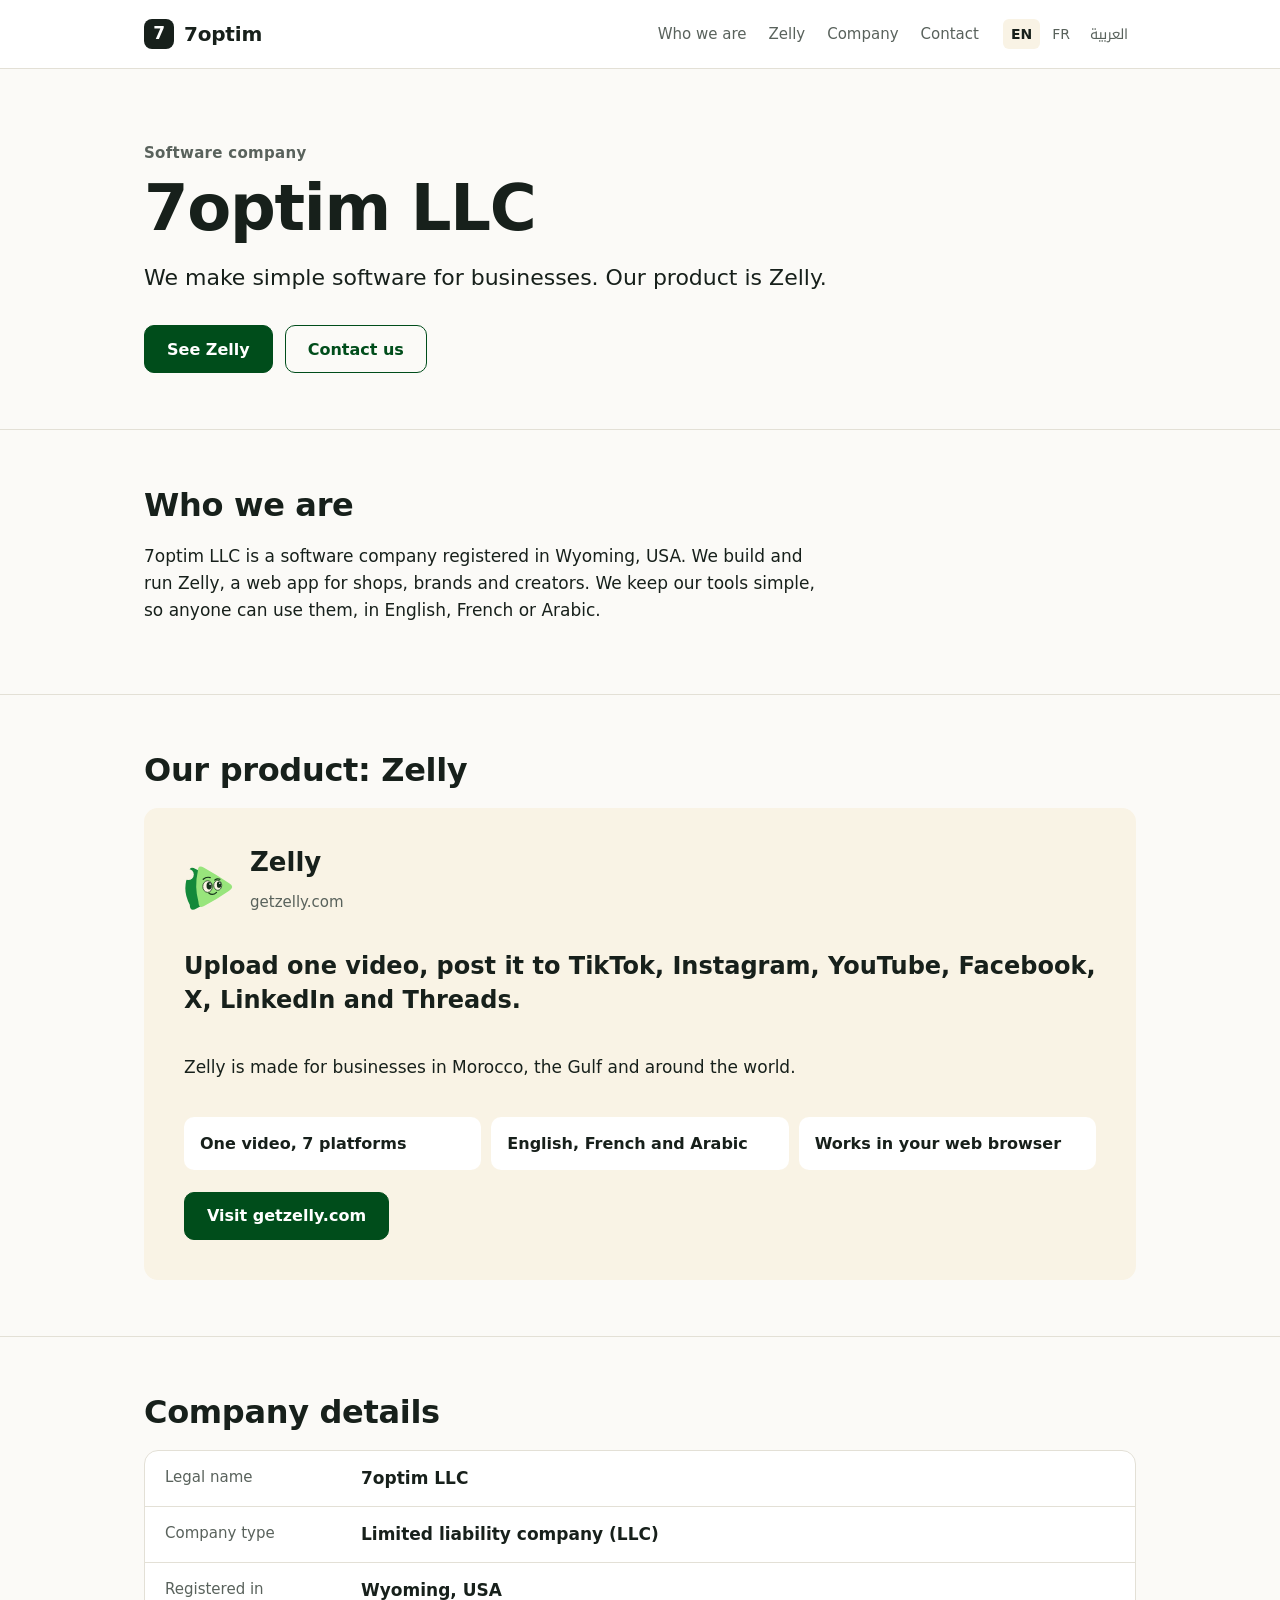
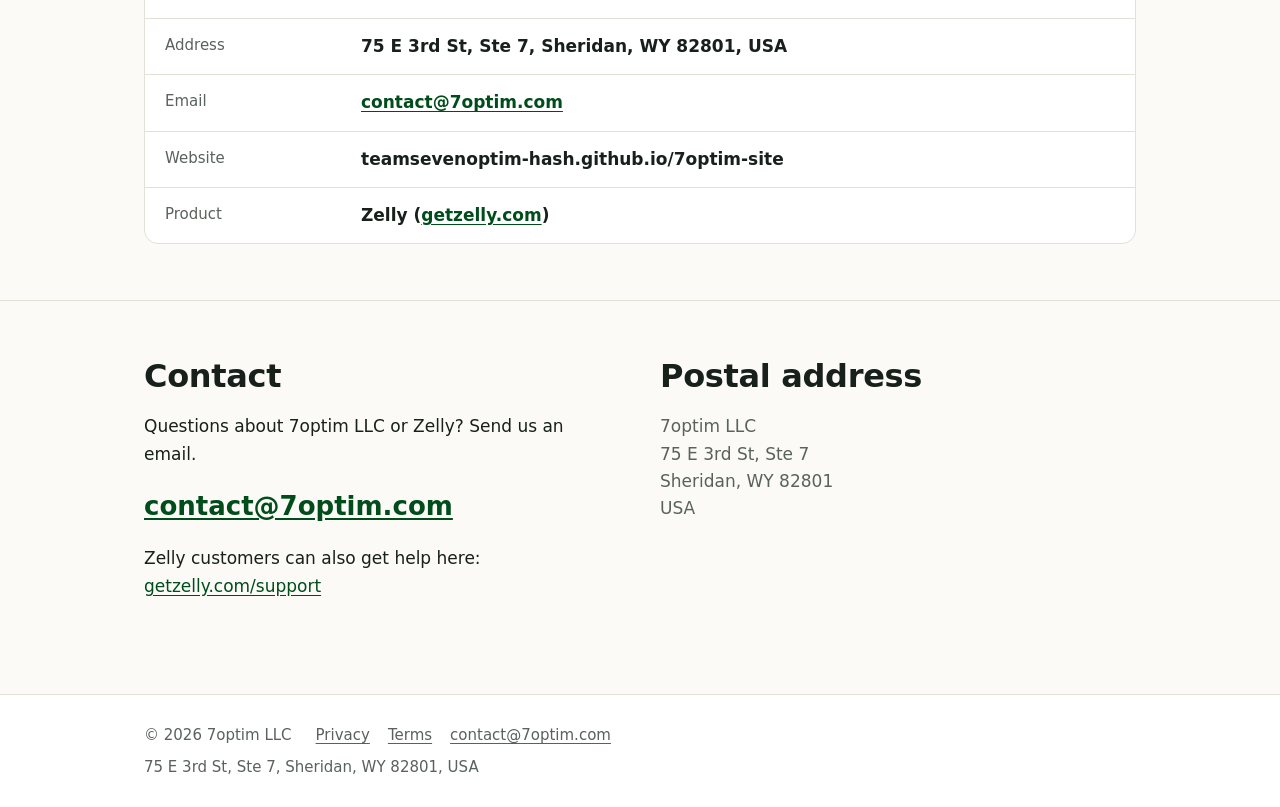
<file: index.html>
<!doctype html>
<html lang="en" dir="ltr">
<head>
<meta charset="utf-8">
<meta name="viewport" content="width=device-width, initial-scale=1">
<meta http-equiv="Content-Security-Policy" content="default-src 'none'; style-src 'self'; img-src 'self'; font-src 'self'; base-uri 'none'; form-action 'none'">
<title>7optim LLC: software company, maker of Zelly</title>
<meta name="description" content="7optim LLC is a software company. We make Zelly: upload one video, post it to TikTok, Instagram, YouTube, Facebook, X, LinkedIn and Threads.">
<link rel="canonical" href="https://teamsevenoptim-hash.github.io/7optim-site/">
<link rel="alternate" hreflang="en" href="https://teamsevenoptim-hash.github.io/7optim-site/">
<link rel="alternate" hreflang="fr" href="https://teamsevenoptim-hash.github.io/7optim-site/fr/">
<link rel="alternate" hreflang="ar" href="https://teamsevenoptim-hash.github.io/7optim-site/ar/">
<link rel="alternate" hreflang="x-default" href="https://teamsevenoptim-hash.github.io/7optim-site/">
<meta property="og:type" content="website">
<meta property="og:site_name" content="7optim LLC">
<meta property="og:title" content="7optim LLC: software company, maker of Zelly">
<meta property="og:description" content="7optim LLC is a software company. We make Zelly: upload one video, post it to TikTok, Instagram, YouTube, Facebook, X, LinkedIn and Threads.">
<meta property="og:url" content="https://teamsevenoptim-hash.github.io/7optim-site/">
<link rel="icon" href="./assets/favicon.svg" type="image/svg+xml">
<link rel="stylesheet" href="./assets/site.css">
</head>
<body>
<a class="skip" href="#main">Skip to content</a>
<header class="top"><div class="wrap">
<a class="brand" href="./" aria-label="7optim LLC"><span class="brand-mark" aria-hidden="true">7</span><span class="ltr">7optim</span></a>
<nav class="nav" aria-label="Company"><a href="#about">Who we are</a><a href="#zelly">Zelly</a><a href="#company">Company</a><a href="#contact">Contact</a></nav>
<nav class="langs" aria-label="Language"><a href="./" hreflang="en" lang="en" aria-current="true">EN</a><a href="./fr/" hreflang="fr" lang="fr">FR</a><a href="./ar/" hreflang="ar" lang="ar">العربية</a></nav>
</div></header>
<main id="main">
<section class="hero"><div class="wrap">
<p class="eyebrow">Software company</p>
<h1><span class="ltr">7optim LLC</span></h1>
<p class="lead">We make simple software for businesses. Our product is Zelly.</p>
<div class="actions"><a class="btn btn-main" href="#zelly">See Zelly</a><a class="btn btn-line" href="#contact">Contact us</a></div>
</div></section>

<section class="section" id="about"><div class="wrap">
<h2>Who we are</h2>
<p>7optim LLC is a software company registered in Wyoming, USA. We build and run Zelly, a web app for shops, brands and creators. We keep our tools simple, so anyone can use them, in English, French or Arabic.</p>
</div></section>

<section class="section" id="zelly"><div class="wrap">
<h2>Our product: Zelly</h2>
<div class="product">
<div class="product-head"><img src="./assets/zelly-mark.svg" width="52" height="52" alt=""><div><p class="product-name">Zelly</p><p class="product-url"><span class="ltr">getzelly.com</span></p></div></div>
<p class="product-line">Upload one video, post it to TikTok, Instagram, YouTube, Facebook, X, LinkedIn and Threads.</p>
<p>Zelly is made for businesses in Morocco, the Gulf and around the world.</p>
<ul class="points"><li>One video, 7 platforms</li><li>English, French and Arabic</li><li>Works in your web browser</li></ul>
<div><a class="btn btn-main" href="https://getzelly.com/en" rel="noopener">Visit getzelly.com</a></div>
</div>
</div></section>

<section class="section" id="company"><div class="wrap">
<h2>Company details</h2>
<dl class="facts"><div><dt>Legal name</dt><dd>7optim LLC</dd></div><div><dt>Company type</dt><dd>Limited liability company (LLC)</dd></div><div><dt>Registered in</dt><dd>Wyoming, USA</dd></div><div><dt>Address</dt><dd>75 E 3rd St, Ste 7, Sheridan, WY 82801, USA</dd></div><div><dt>Email</dt><dd><a href="mailto:contact@7optim.com">contact@7optim.com</a></dd></div><div><dt>Website</dt><dd>teamsevenoptim-hash.github.io/7optim-site</dd></div><div><dt>Product</dt><dd>Zelly (<a href="https://getzelly.com/en" rel="noopener">getzelly.com</a>)</dd></div></dl>
</div></section>

<section class="section" id="contact"><div class="wrap cols">
<div>
<h2>Contact</h2>
<p>Questions about 7optim LLC or Zelly? Send us an email.</p>
<a class="mail ltr" href="mailto:contact@7optim.com">contact@7optim.com</a>
<p>Zelly customers can also get help here: <a href="https://getzelly.com/en/support" rel="noopener">getzelly.com/support</a></p>
</div>
<div>
<h2>Postal address</h2>
<address class="ltr">7optim LLC<br>75 E 3rd St, Ste 7<br>Sheridan, WY 82801<br>USA</address>
</div>
</div></section>
</main>
<footer class="foot"><div class="wrap">
<span>© 2026 <span class="ltr">7optim LLC</span></span>
<nav aria-label="Legal"><a href="./privacy/">Privacy</a><a href="./terms/">Terms</a><a href="mailto:contact@7optim.com"><span class="ltr">contact@7optim.com</span></a></nav>
<span class="addr"><span class="ltr">75 E 3rd St, Ste 7, Sheridan, WY 82801, USA</span></span>
</div></footer>
</body>
</html>
</file>
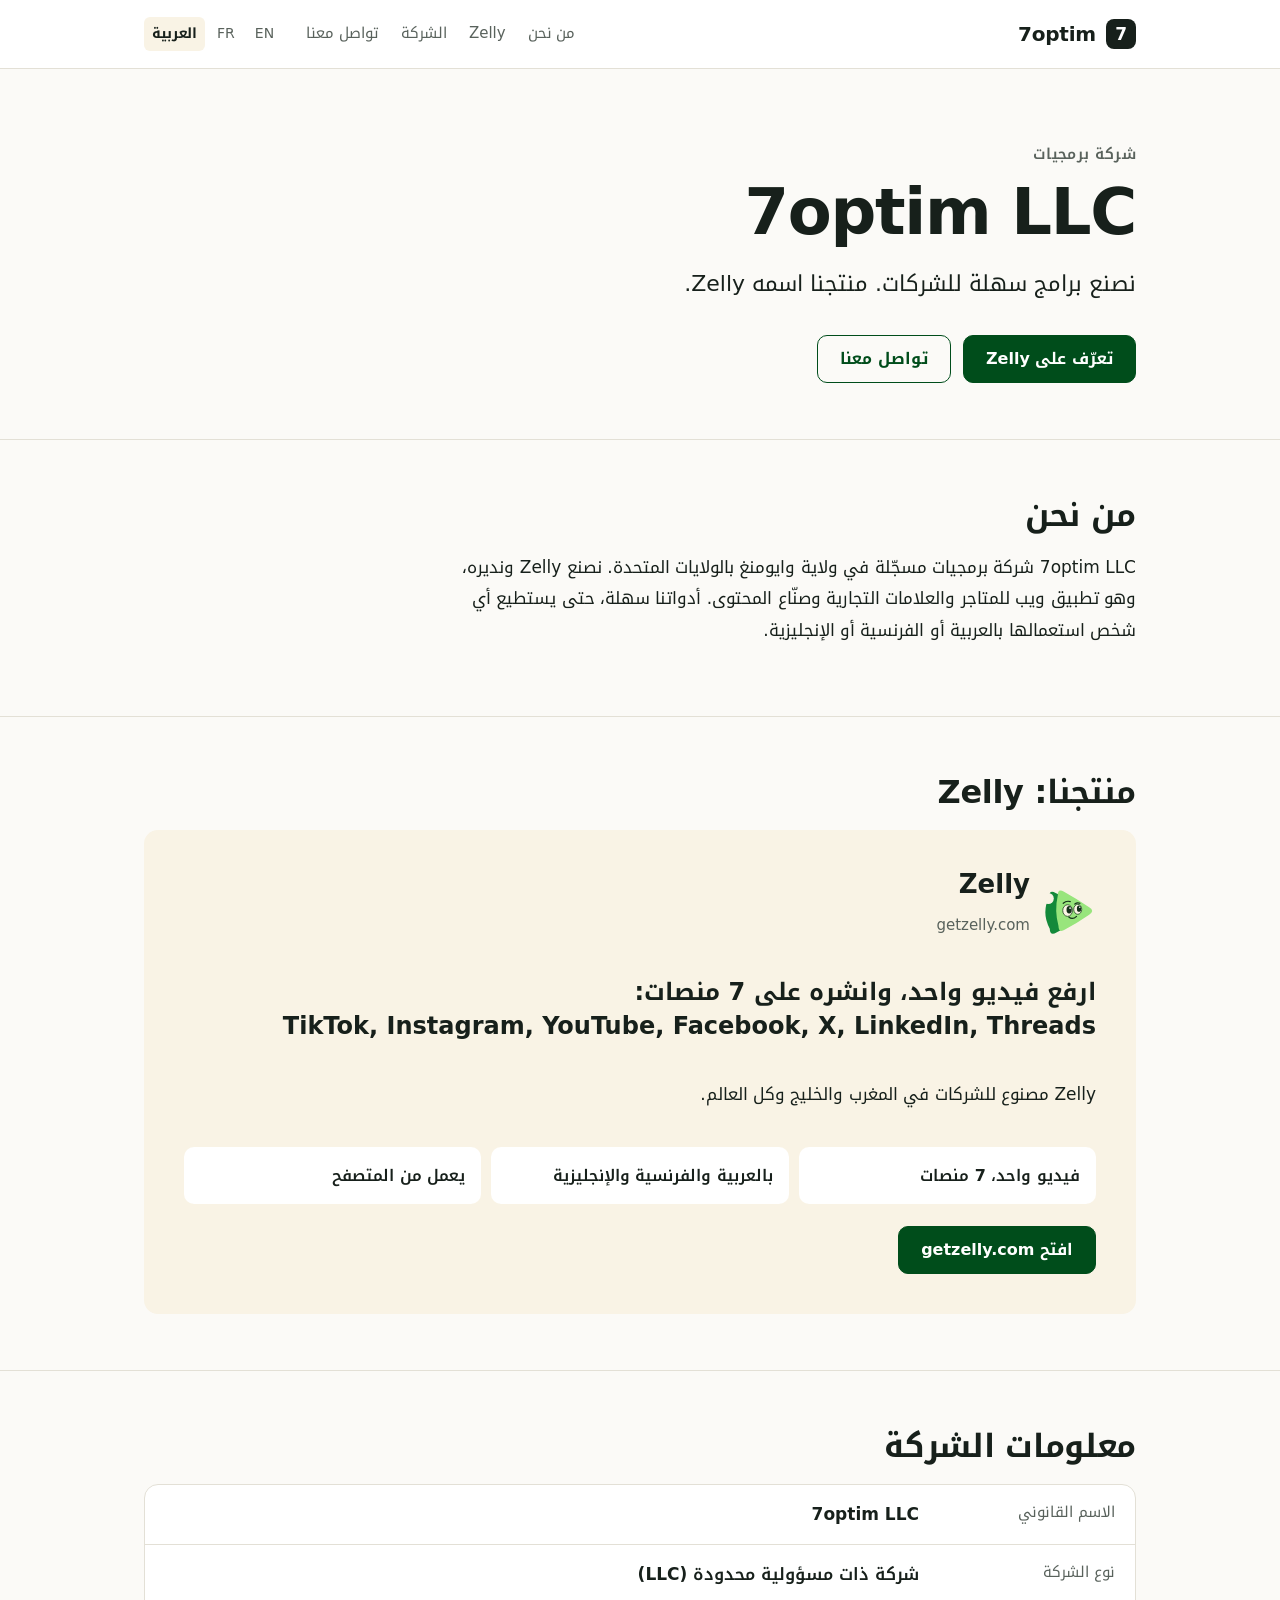
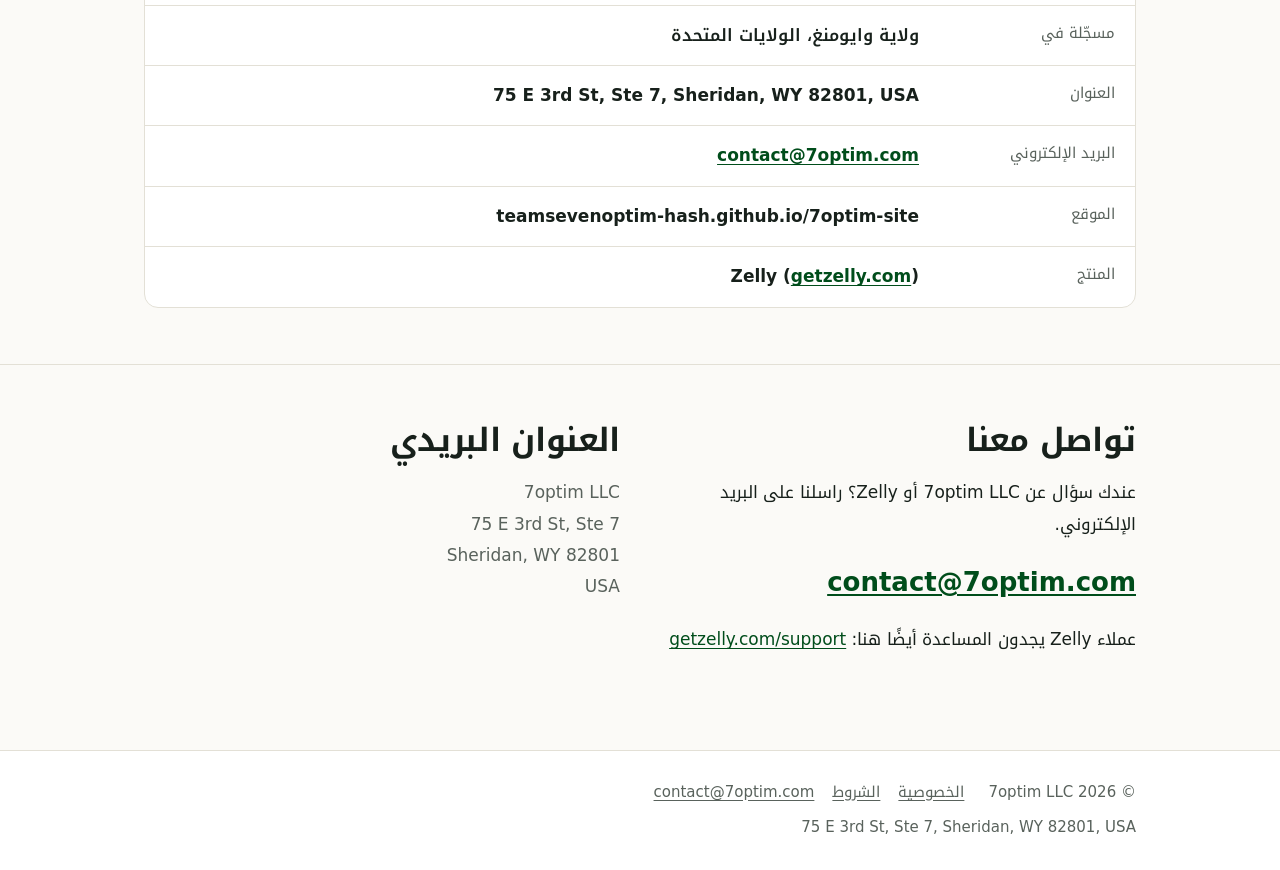
<file: ar/index.html>
<!doctype html>
<html lang="ar" dir="rtl">
<head>
<meta charset="utf-8">
<meta name="viewport" content="width=device-width, initial-scale=1">
<meta http-equiv="Content-Security-Policy" content="default-src 'none'; style-src 'self'; img-src 'self'; font-src 'self'; base-uri 'none'; form-action 'none'">
<title>7optim LLC: شركة برمجيات، صانعة Zelly</title>
<meta name="description" content="7optim LLC شركة برمجيات. نصنع Zelly: ارفع فيديو واحد، وانشره على 7 منصات: TikTok, Instagram, YouTube, Facebook, X, LinkedIn, Threads.">
<link rel="canonical" href="https://teamsevenoptim-hash.github.io/7optim-site/ar/">
<link rel="alternate" hreflang="en" href="https://teamsevenoptim-hash.github.io/7optim-site/">
<link rel="alternate" hreflang="fr" href="https://teamsevenoptim-hash.github.io/7optim-site/fr/">
<link rel="alternate" hreflang="ar" href="https://teamsevenoptim-hash.github.io/7optim-site/ar/">
<link rel="alternate" hreflang="x-default" href="https://teamsevenoptim-hash.github.io/7optim-site/">
<meta property="og:type" content="website">
<meta property="og:site_name" content="7optim LLC">
<meta property="og:title" content="7optim LLC: شركة برمجيات، صانعة Zelly">
<meta property="og:description" content="7optim LLC شركة برمجيات. نصنع Zelly: ارفع فيديو واحد، وانشره على 7 منصات: TikTok, Instagram, YouTube, Facebook, X, LinkedIn, Threads.">
<meta property="og:url" content="https://teamsevenoptim-hash.github.io/7optim-site/ar/">
<link rel="icon" href="../assets/favicon.svg" type="image/svg+xml">
<link rel="stylesheet" href="../assets/site.css">
</head>
<body>
<a class="skip" href="#main">انتقل إلى المحتوى</a>
<header class="top"><div class="wrap">
<a class="brand" href="../ar/" aria-label="7optim LLC"><span class="brand-mark" aria-hidden="true">7</span><span class="ltr">7optim</span></a>
<nav class="nav" aria-label="الشركة"><a href="#about">من نحن</a><a href="#zelly">Zelly</a><a href="#company">الشركة</a><a href="#contact">تواصل معنا</a></nav>
<nav class="langs" aria-label="Language"><a href="../" hreflang="en" lang="en">EN</a><a href="../fr/" hreflang="fr" lang="fr">FR</a><a href="../ar/" hreflang="ar" lang="ar" aria-current="true">العربية</a></nav>
</div></header>
<main id="main">
<section class="hero"><div class="wrap">
<p class="eyebrow">شركة برمجيات</p>
<h1><span class="ltr">7optim LLC</span></h1>
<p class="lead">نصنع برامج سهلة للشركات. منتجنا اسمه Zelly.</p>
<div class="actions"><a class="btn btn-main" href="#zelly">تعرّف على Zelly</a><a class="btn btn-line" href="#contact">تواصل معنا</a></div>
</div></section>

<section class="section" id="about"><div class="wrap">
<h2>من نحن</h2>
<p><span class="ltr">7optim LLC</span> شركة برمجيات مسجّلة في ولاية وايومنغ بالولايات المتحدة. نصنع Zelly ونديره، وهو تطبيق ويب للمتاجر والعلامات التجارية وصنّاع المحتوى. أدواتنا سهلة، حتى يستطيع أي شخص استعمالها بالعربية أو الفرنسية أو الإنجليزية.</p>
</div></section>

<section class="section" id="zelly"><div class="wrap">
<h2>منتجنا: Zelly</h2>
<div class="product">
<div class="product-head"><img src="../assets/zelly-mark.svg" width="52" height="52" alt=""><div><p class="product-name">Zelly</p><p class="product-url"><span class="ltr">getzelly.com</span></p></div></div>
<p class="product-line">ارفع فيديو واحد، وانشره على 7 منصات:<br><span class="ltr">TikTok, Instagram, YouTube, Facebook, X, LinkedIn, Threads</span></p>
<p>Zelly مصنوع للشركات في المغرب والخليج وكل العالم.</p>
<ul class="points"><li>فيديو واحد، 7 منصات</li><li>بالعربية والفرنسية والإنجليزية</li><li>يعمل من المتصفح</li></ul>
<div><a class="btn btn-main" href="https://getzelly.com/" rel="noopener">افتح getzelly.com</a></div>
</div>
</div></section>

<section class="section" id="company"><div class="wrap">
<h2>معلومات الشركة</h2>
<dl class="facts"><div><dt>الاسم القانوني</dt><dd><span class="ltr">7optim LLC</span></dd></div><div><dt>نوع الشركة</dt><dd>شركة ذات مسؤولية محدودة (<span class="ltr">LLC</span>)</dd></div><div><dt>مسجّلة في</dt><dd>ولاية وايومنغ، الولايات المتحدة</dd></div><div><dt>العنوان</dt><dd><span class="ltr">75 E 3rd St, Ste 7, Sheridan, WY 82801, USA</span></dd></div><div><dt>البريد الإلكتروني</dt><dd><span class="ltr"><a href="mailto:contact@7optim.com">contact@7optim.com</a></span></dd></div><div><dt>الموقع</dt><dd><span class="ltr">teamsevenoptim-hash.github.io/7optim-site</span></dd></div><div><dt>المنتج</dt><dd>Zelly (<a href="https://getzelly.com/" rel="noopener">getzelly.com</a>)</dd></div></dl>
</div></section>

<section class="section" id="contact"><div class="wrap cols">
<div>
<h2>تواصل معنا</h2>
<p>عندك سؤال عن <span class="ltr">7optim LLC</span> أو Zelly؟ راسلنا على البريد الإلكتروني.</p>
<a class="mail ltr" href="mailto:contact@7optim.com">contact@7optim.com</a>
<p>عملاء Zelly يجدون المساعدة أيضًا هنا: <a href="https://getzelly.com/support" rel="noopener"><span class="ltr">getzelly.com/support</span></a></p>
</div>
<div>
<h2>العنوان البريدي</h2>
<address class="ltr">7optim LLC<br>75 E 3rd St, Ste 7<br>Sheridan, WY 82801<br>USA</address>
</div>
</div></section>
</main>
<footer class="foot"><div class="wrap">
<span>© 2026 <span class="ltr">7optim LLC</span></span>
<nav aria-label="Legal"><a href="../ar/privacy/">الخصوصية</a><a href="../ar/terms/">الشروط</a><a href="mailto:contact@7optim.com"><span class="ltr">contact@7optim.com</span></a></nav>
<span class="addr"><span class="ltr">75 E 3rd St, Ste 7, Sheridan, WY 82801, USA</span></span>
</div></footer>
</body>
</html>
</file>
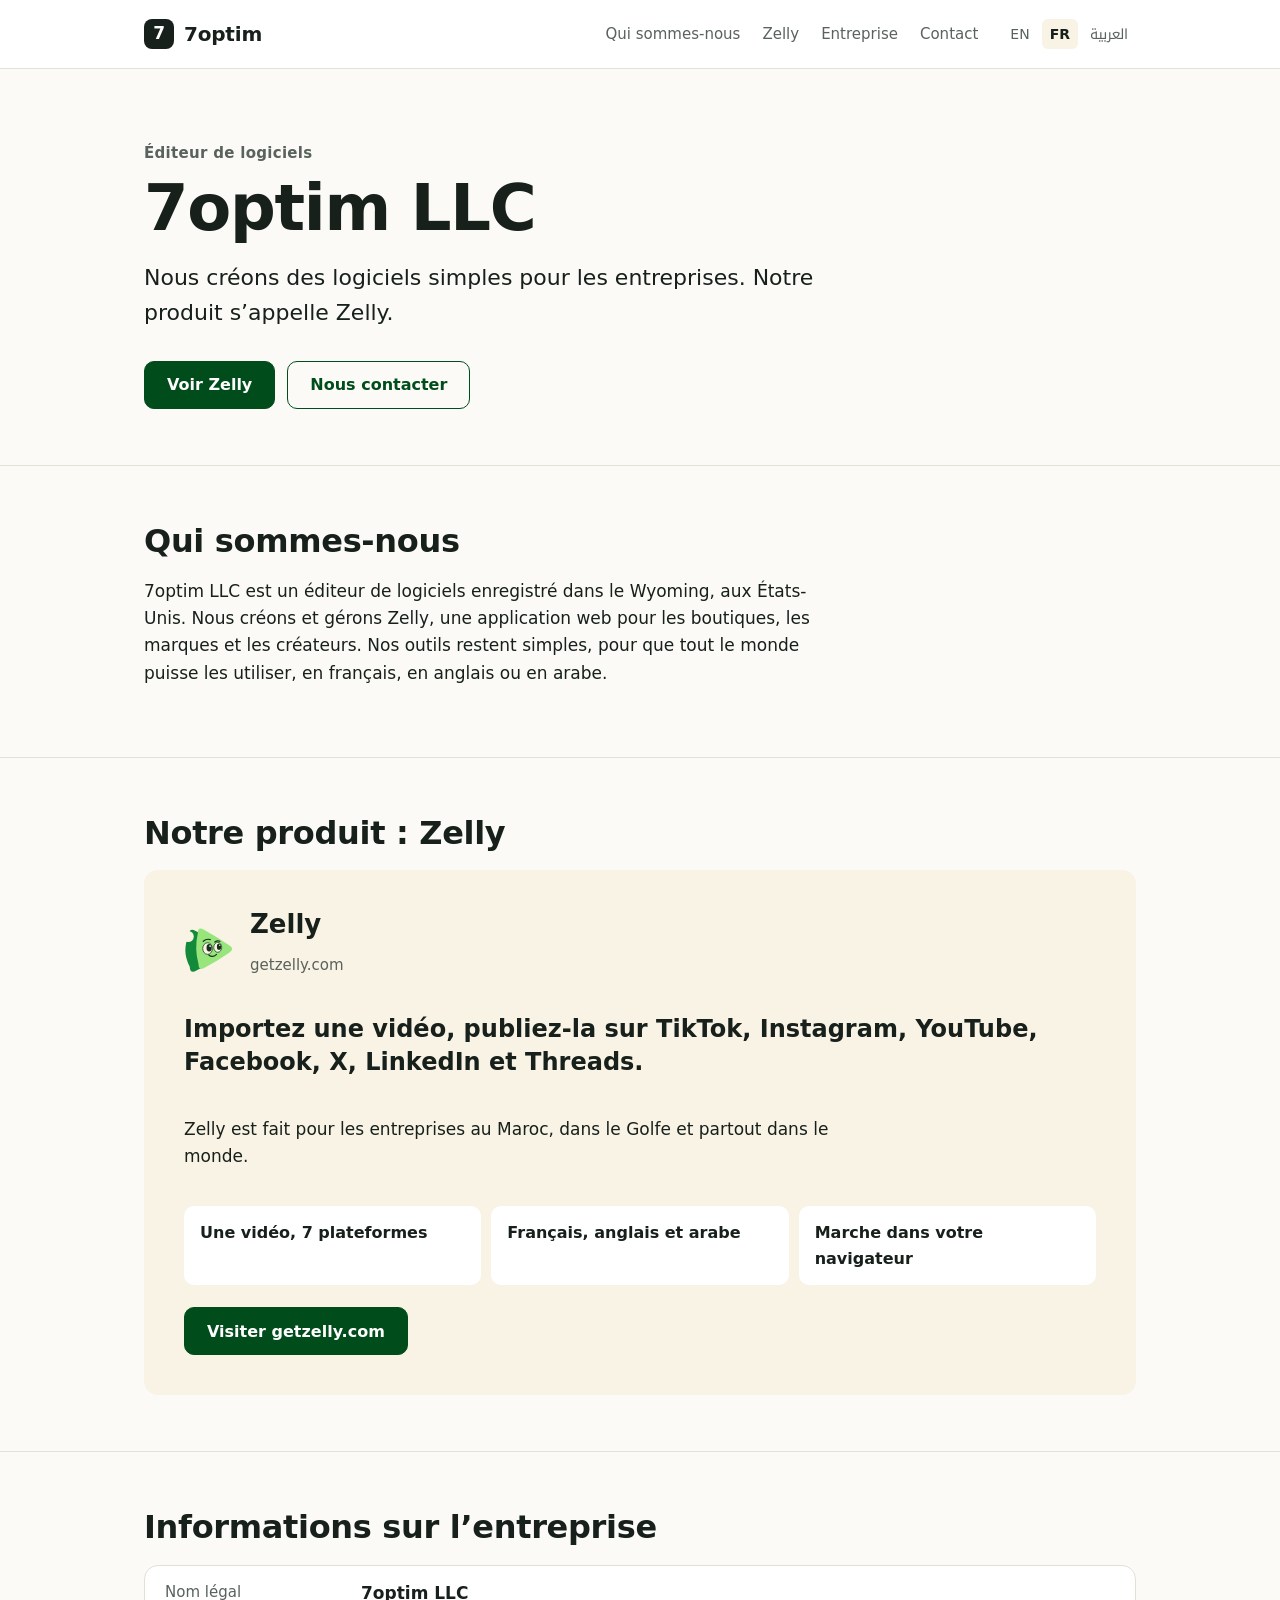
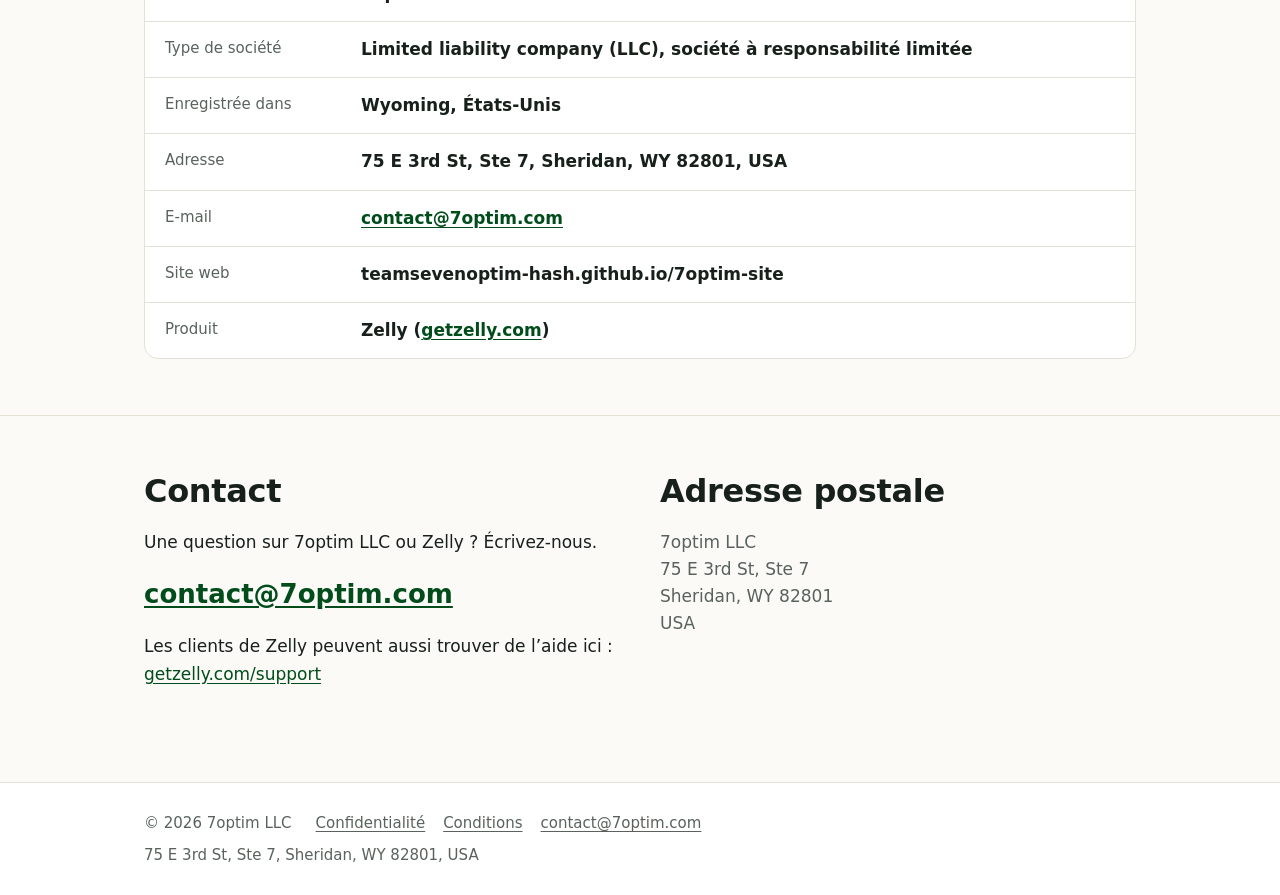
<file: fr/index.html>
<!doctype html>
<html lang="fr" dir="ltr">
<head>
<meta charset="utf-8">
<meta name="viewport" content="width=device-width, initial-scale=1">
<meta http-equiv="Content-Security-Policy" content="default-src 'none'; style-src 'self'; img-src 'self'; font-src 'self'; base-uri 'none'; form-action 'none'">
<title>7optim LLC : éditeur de logiciels, créateur de Zelly</title>
<meta name="description" content="7optim LLC est un éditeur de logiciels. Nous créons Zelly : importez une vidéo, publiez-la sur TikTok, Instagram, YouTube, Facebook, X, LinkedIn et Threads.">
<link rel="canonical" href="https://teamsevenoptim-hash.github.io/7optim-site/fr/">
<link rel="alternate" hreflang="en" href="https://teamsevenoptim-hash.github.io/7optim-site/">
<link rel="alternate" hreflang="fr" href="https://teamsevenoptim-hash.github.io/7optim-site/fr/">
<link rel="alternate" hreflang="ar" href="https://teamsevenoptim-hash.github.io/7optim-site/ar/">
<link rel="alternate" hreflang="x-default" href="https://teamsevenoptim-hash.github.io/7optim-site/">
<meta property="og:type" content="website">
<meta property="og:site_name" content="7optim LLC">
<meta property="og:title" content="7optim LLC : éditeur de logiciels, créateur de Zelly">
<meta property="og:description" content="7optim LLC est un éditeur de logiciels. Nous créons Zelly : importez une vidéo, publiez-la sur TikTok, Instagram, YouTube, Facebook, X, LinkedIn et Threads.">
<meta property="og:url" content="https://teamsevenoptim-hash.github.io/7optim-site/fr/">
<link rel="icon" href="../assets/favicon.svg" type="image/svg+xml">
<link rel="stylesheet" href="../assets/site.css">
</head>
<body>
<a class="skip" href="#main">Aller au contenu</a>
<header class="top"><div class="wrap">
<a class="brand" href="../fr/" aria-label="7optim LLC"><span class="brand-mark" aria-hidden="true">7</span><span class="ltr">7optim</span></a>
<nav class="nav" aria-label="Entreprise"><a href="#about">Qui sommes-nous</a><a href="#zelly">Zelly</a><a href="#company">Entreprise</a><a href="#contact">Contact</a></nav>
<nav class="langs" aria-label="Language"><a href="../" hreflang="en" lang="en">EN</a><a href="../fr/" hreflang="fr" lang="fr" aria-current="true">FR</a><a href="../ar/" hreflang="ar" lang="ar">العربية</a></nav>
</div></header>
<main id="main">
<section class="hero"><div class="wrap">
<p class="eyebrow">Éditeur de logiciels</p>
<h1><span class="ltr">7optim LLC</span></h1>
<p class="lead">Nous créons des logiciels simples pour les entreprises. Notre produit s’appelle Zelly.</p>
<div class="actions"><a class="btn btn-main" href="#zelly">Voir Zelly</a><a class="btn btn-line" href="#contact">Nous contacter</a></div>
</div></section>

<section class="section" id="about"><div class="wrap">
<h2>Qui sommes-nous</h2>
<p>7optim LLC est un éditeur de logiciels enregistré dans le Wyoming, aux États-Unis. Nous créons et gérons Zelly, une application web pour les boutiques, les marques et les créateurs. Nos outils restent simples, pour que tout le monde puisse les utiliser, en français, en anglais ou en arabe.</p>
</div></section>

<section class="section" id="zelly"><div class="wrap">
<h2>Notre produit : Zelly</h2>
<div class="product">
<div class="product-head"><img src="../assets/zelly-mark.svg" width="52" height="52" alt=""><div><p class="product-name">Zelly</p><p class="product-url"><span class="ltr">getzelly.com</span></p></div></div>
<p class="product-line">Importez une vidéo, publiez-la sur TikTok, Instagram, YouTube, Facebook, X, LinkedIn et Threads.</p>
<p>Zelly est fait pour les entreprises au Maroc, dans le Golfe et partout dans le monde.</p>
<ul class="points"><li>Une vidéo, 7 plateformes</li><li>Français, anglais et arabe</li><li>Marche dans votre navigateur</li></ul>
<div><a class="btn btn-main" href="https://getzelly.com/fr" rel="noopener">Visiter getzelly.com</a></div>
</div>
</div></section>

<section class="section" id="company"><div class="wrap">
<h2>Informations sur l’entreprise</h2>
<dl class="facts"><div><dt>Nom légal</dt><dd>7optim LLC</dd></div><div><dt>Type de société</dt><dd>Limited liability company (LLC), société à responsabilité limitée</dd></div><div><dt>Enregistrée dans</dt><dd>Wyoming, États-Unis</dd></div><div><dt>Adresse</dt><dd>75 E 3rd St, Ste 7, Sheridan, WY 82801, USA</dd></div><div><dt>E-mail</dt><dd><a href="mailto:contact@7optim.com">contact@7optim.com</a></dd></div><div><dt>Site web</dt><dd>teamsevenoptim-hash.github.io/7optim-site</dd></div><div><dt>Produit</dt><dd>Zelly (<a href="https://getzelly.com/fr" rel="noopener">getzelly.com</a>)</dd></div></dl>
</div></section>

<section class="section" id="contact"><div class="wrap cols">
<div>
<h2>Contact</h2>
<p>Une question sur 7optim LLC ou Zelly ? Écrivez-nous.</p>
<a class="mail ltr" href="mailto:contact@7optim.com">contact@7optim.com</a>
<p>Les clients de Zelly peuvent aussi trouver de l’aide ici : <a href="https://getzelly.com/fr/support" rel="noopener">getzelly.com/support</a></p>
</div>
<div>
<h2>Adresse postale</h2>
<address class="ltr">7optim LLC<br>75 E 3rd St, Ste 7<br>Sheridan, WY 82801<br>USA</address>
</div>
</div></section>
</main>
<footer class="foot"><div class="wrap">
<span>© 2026 <span class="ltr">7optim LLC</span></span>
<nav aria-label="Legal"><a href="../fr/privacy/">Confidentialité</a><a href="../fr/terms/">Conditions</a><a href="mailto:contact@7optim.com"><span class="ltr">contact@7optim.com</span></a></nav>
<span class="addr"><span class="ltr">75 E 3rd St, Ste 7, Sheridan, WY 82801, USA</span></span>
</div></footer>
</body>
</html>
</file>
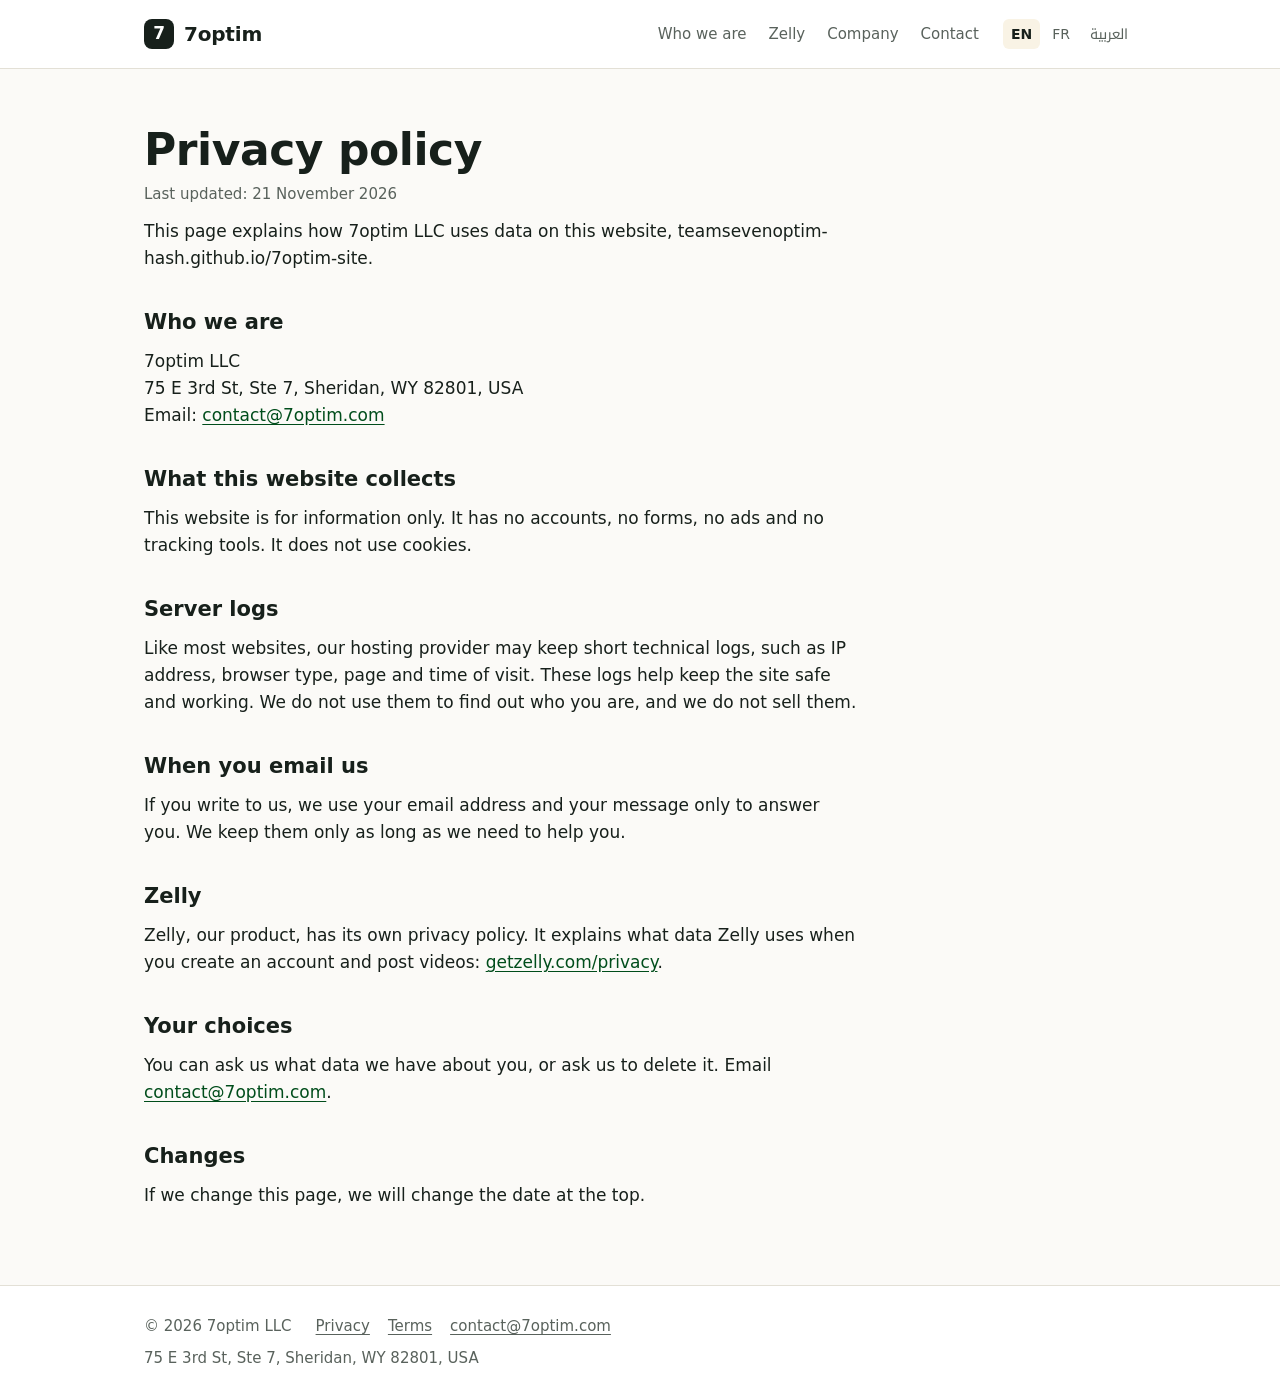
<file: privacy/index.html>
<!doctype html>
<html lang="en" dir="ltr">
<head>
<meta charset="utf-8">
<meta name="viewport" content="width=device-width, initial-scale=1">
<meta http-equiv="Content-Security-Policy" content="default-src 'none'; style-src 'self'; img-src 'self'; font-src 'self'; base-uri 'none'; form-action 'none'">
<title>Privacy policy | 7optim LLC</title>
<meta name="description" content="How 7optim LLC uses data on teamsevenoptim-hash.github.io/7optim-site.">
<link rel="canonical" href="https://teamsevenoptim-hash.github.io/7optim-site/privacy/">
<link rel="alternate" hreflang="en" href="https://teamsevenoptim-hash.github.io/7optim-site/privacy/">
<link rel="alternate" hreflang="fr" href="https://teamsevenoptim-hash.github.io/7optim-site/fr/privacy/">
<link rel="alternate" hreflang="ar" href="https://teamsevenoptim-hash.github.io/7optim-site/ar/privacy/">
<link rel="alternate" hreflang="x-default" href="https://teamsevenoptim-hash.github.io/7optim-site/privacy/">
<meta property="og:type" content="website">
<meta property="og:site_name" content="7optim LLC">
<meta property="og:title" content="Privacy policy | 7optim LLC">
<meta property="og:description" content="How 7optim LLC uses data on teamsevenoptim-hash.github.io/7optim-site.">
<meta property="og:url" content="https://teamsevenoptim-hash.github.io/7optim-site/privacy/">
<link rel="icon" href="../assets/favicon.svg" type="image/svg+xml">
<link rel="stylesheet" href="../assets/site.css">
</head>
<body>
<a class="skip" href="#main">Skip to content</a>
<header class="top"><div class="wrap">
<a class="brand" href="../" aria-label="7optim LLC"><span class="brand-mark" aria-hidden="true">7</span><span class="ltr">7optim</span></a>
<nav class="nav" aria-label="Company"><a href="../#about">Who we are</a><a href="../#zelly">Zelly</a><a href="../#company">Company</a><a href="../#contact">Contact</a></nav>
<nav class="langs" aria-label="Language"><a href="../privacy/" hreflang="en" lang="en" aria-current="true">EN</a><a href="../fr/privacy/" hreflang="fr" lang="fr">FR</a><a href="../ar/privacy/" hreflang="ar" lang="ar">العربية</a></nav>
</div></header>
<main id="main">
<article class="legal"><div class="wrap">
<h1>Privacy policy</h1>
<p class="updated">Last updated: 21 November 2026</p>
<p>This page explains how 7optim LLC uses data on this website, teamsevenoptim-hash.github.io/7optim-site.</p>
<h2>Who we are</h2>
<p>7optim LLC<br>75 E 3rd St, Ste 7, Sheridan, WY 82801, USA<br>Email: <a href="mailto:contact@7optim.com">contact@7optim.com</a></p>
<h2>What this website collects</h2>
<p>This website is for information only. It has no accounts, no forms, no ads and no tracking tools. It does not use cookies.</p>
<h2>Server logs</h2>
<p>Like most websites, our hosting provider may keep short technical logs, such as IP address, browser type, page and time of visit. These logs help keep the site safe and working. We do not use them to find out who you are, and we do not sell them.</p>
<h2>When you email us</h2>
<p>If you write to us, we use your email address and your message only to answer you. We keep them only as long as we need to help you.</p>
<h2>Zelly</h2>
<p>Zelly, our product, has its own privacy policy. It explains what data Zelly uses when you create an account and post videos: <a href="https://getzelly.com/en/privacy" rel="noopener">getzelly.com/privacy</a>.</p>
<h2>Your choices</h2>
<p>You can ask us what data we have about you, or ask us to delete it. Email <a href="mailto:contact@7optim.com">contact@7optim.com</a>.</p>
<h2>Changes</h2>
<p>If we change this page, we will change the date at the top.</p>
</div></article>
</main>
<footer class="foot"><div class="wrap">
<span>© 2026 <span class="ltr">7optim LLC</span></span>
<nav aria-label="Legal"><a href="../privacy/">Privacy</a><a href="../terms/">Terms</a><a href="mailto:contact@7optim.com"><span class="ltr">contact@7optim.com</span></a></nav>
<span class="addr"><span class="ltr">75 E 3rd St, Ste 7, Sheridan, WY 82801, USA</span></span>
</div></footer>
</body>
</html>
</file>
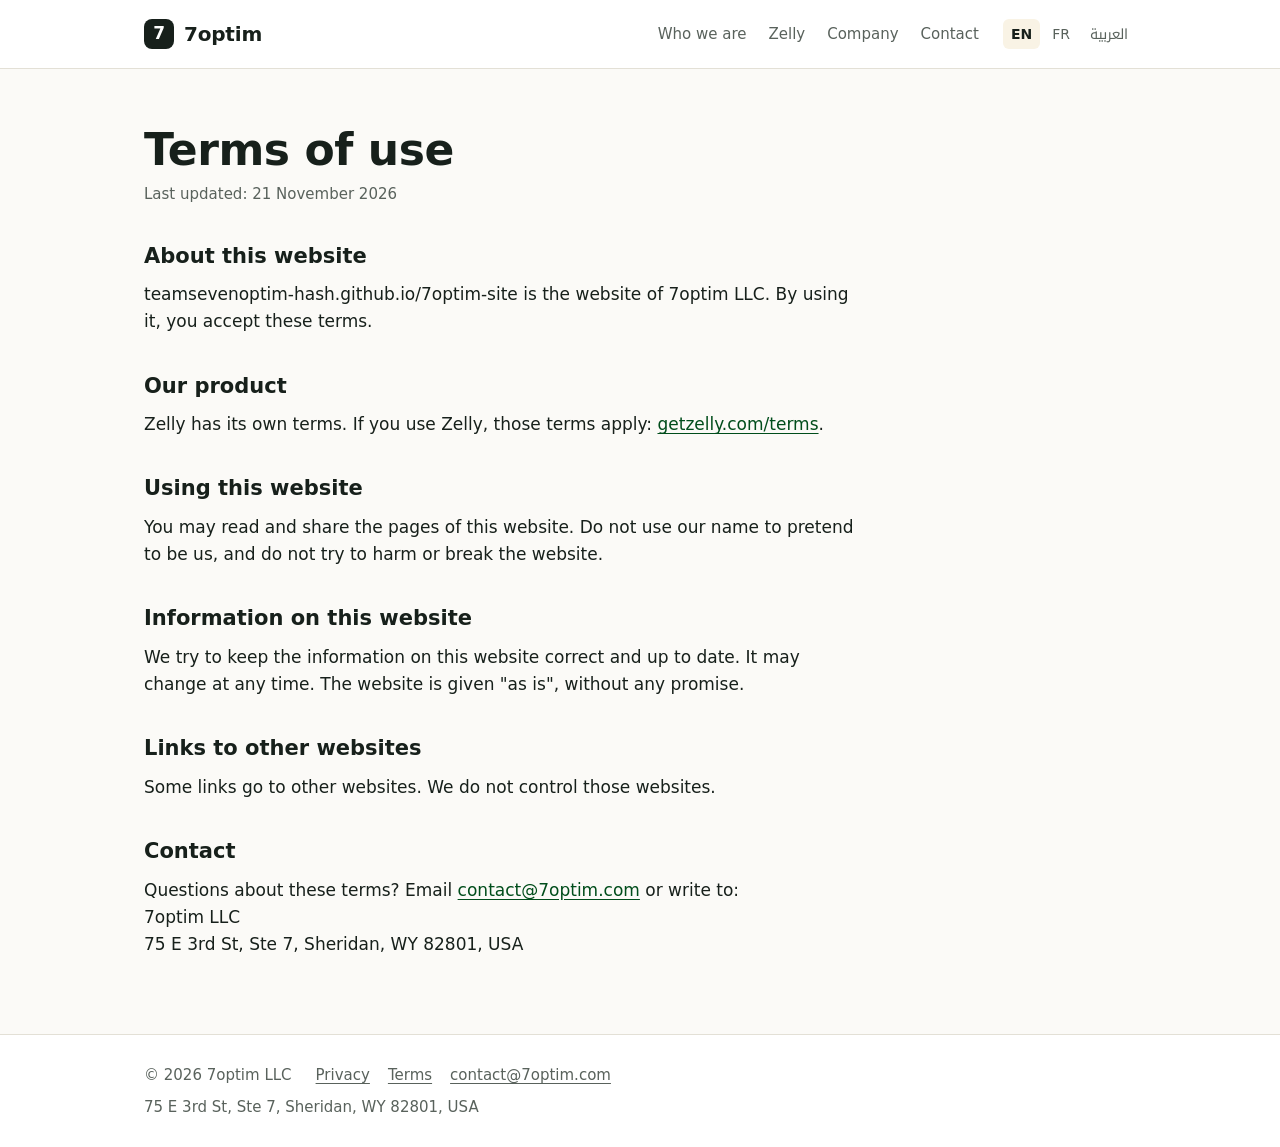
<file: terms/index.html>
<!doctype html>
<html lang="en" dir="ltr">
<head>
<meta charset="utf-8">
<meta name="viewport" content="width=device-width, initial-scale=1">
<meta http-equiv="Content-Security-Policy" content="default-src 'none'; style-src 'self'; img-src 'self'; font-src 'self'; base-uri 'none'; form-action 'none'">
<title>Terms of use | 7optim LLC</title>
<meta name="description" content="The rules for using teamsevenoptim-hash.github.io/7optim-site.">
<link rel="canonical" href="https://teamsevenoptim-hash.github.io/7optim-site/terms/">
<link rel="alternate" hreflang="en" href="https://teamsevenoptim-hash.github.io/7optim-site/terms/">
<link rel="alternate" hreflang="fr" href="https://teamsevenoptim-hash.github.io/7optim-site/fr/terms/">
<link rel="alternate" hreflang="ar" href="https://teamsevenoptim-hash.github.io/7optim-site/ar/terms/">
<link rel="alternate" hreflang="x-default" href="https://teamsevenoptim-hash.github.io/7optim-site/terms/">
<meta property="og:type" content="website">
<meta property="og:site_name" content="7optim LLC">
<meta property="og:title" content="Terms of use | 7optim LLC">
<meta property="og:description" content="The rules for using teamsevenoptim-hash.github.io/7optim-site.">
<meta property="og:url" content="https://teamsevenoptim-hash.github.io/7optim-site/terms/">
<link rel="icon" href="../assets/favicon.svg" type="image/svg+xml">
<link rel="stylesheet" href="../assets/site.css">
</head>
<body>
<a class="skip" href="#main">Skip to content</a>
<header class="top"><div class="wrap">
<a class="brand" href="../" aria-label="7optim LLC"><span class="brand-mark" aria-hidden="true">7</span><span class="ltr">7optim</span></a>
<nav class="nav" aria-label="Company"><a href="../#about">Who we are</a><a href="../#zelly">Zelly</a><a href="../#company">Company</a><a href="../#contact">Contact</a></nav>
<nav class="langs" aria-label="Language"><a href="../terms/" hreflang="en" lang="en" aria-current="true">EN</a><a href="../fr/terms/" hreflang="fr" lang="fr">FR</a><a href="../ar/terms/" hreflang="ar" lang="ar">العربية</a></nav>
</div></header>
<main id="main">
<article class="legal"><div class="wrap">
<h1>Terms of use</h1>
<p class="updated">Last updated: 21 November 2026</p>
<h2>About this website</h2>
<p>teamsevenoptim-hash.github.io/7optim-site is the website of 7optim LLC. By using it, you accept these terms.</p>
<h2>Our product</h2>
<p>Zelly has its own terms. If you use Zelly, those terms apply: <a href="https://getzelly.com/en/terms" rel="noopener">getzelly.com/terms</a>.</p>
<h2>Using this website</h2>
<p>You may read and share the pages of this website. Do not use our name to pretend to be us, and do not try to harm or break the website.</p>
<h2>Information on this website</h2>
<p>We try to keep the information on this website correct and up to date. It may change at any time. The website is given "as is", without any promise.</p>
<h2>Links to other websites</h2>
<p>Some links go to other websites. We do not control those websites.</p>
<h2>Contact</h2>
<p>Questions about these terms? Email <a href="mailto:contact@7optim.com">contact@7optim.com</a> or write to:<br>7optim LLC<br>75 E 3rd St, Ste 7, Sheridan, WY 82801, USA</p>
</div></article>
</main>
<footer class="foot"><div class="wrap">
<span>© 2026 <span class="ltr">7optim LLC</span></span>
<nav aria-label="Legal"><a href="../privacy/">Privacy</a><a href="../terms/">Terms</a><a href="mailto:contact@7optim.com"><span class="ltr">contact@7optim.com</span></a></nav>
<span class="addr"><span class="ltr">75 E 3rd St, Ste 7, Sheridan, WY 82801, USA</span></span>
</div></footer>
</body>
</html>
</file>
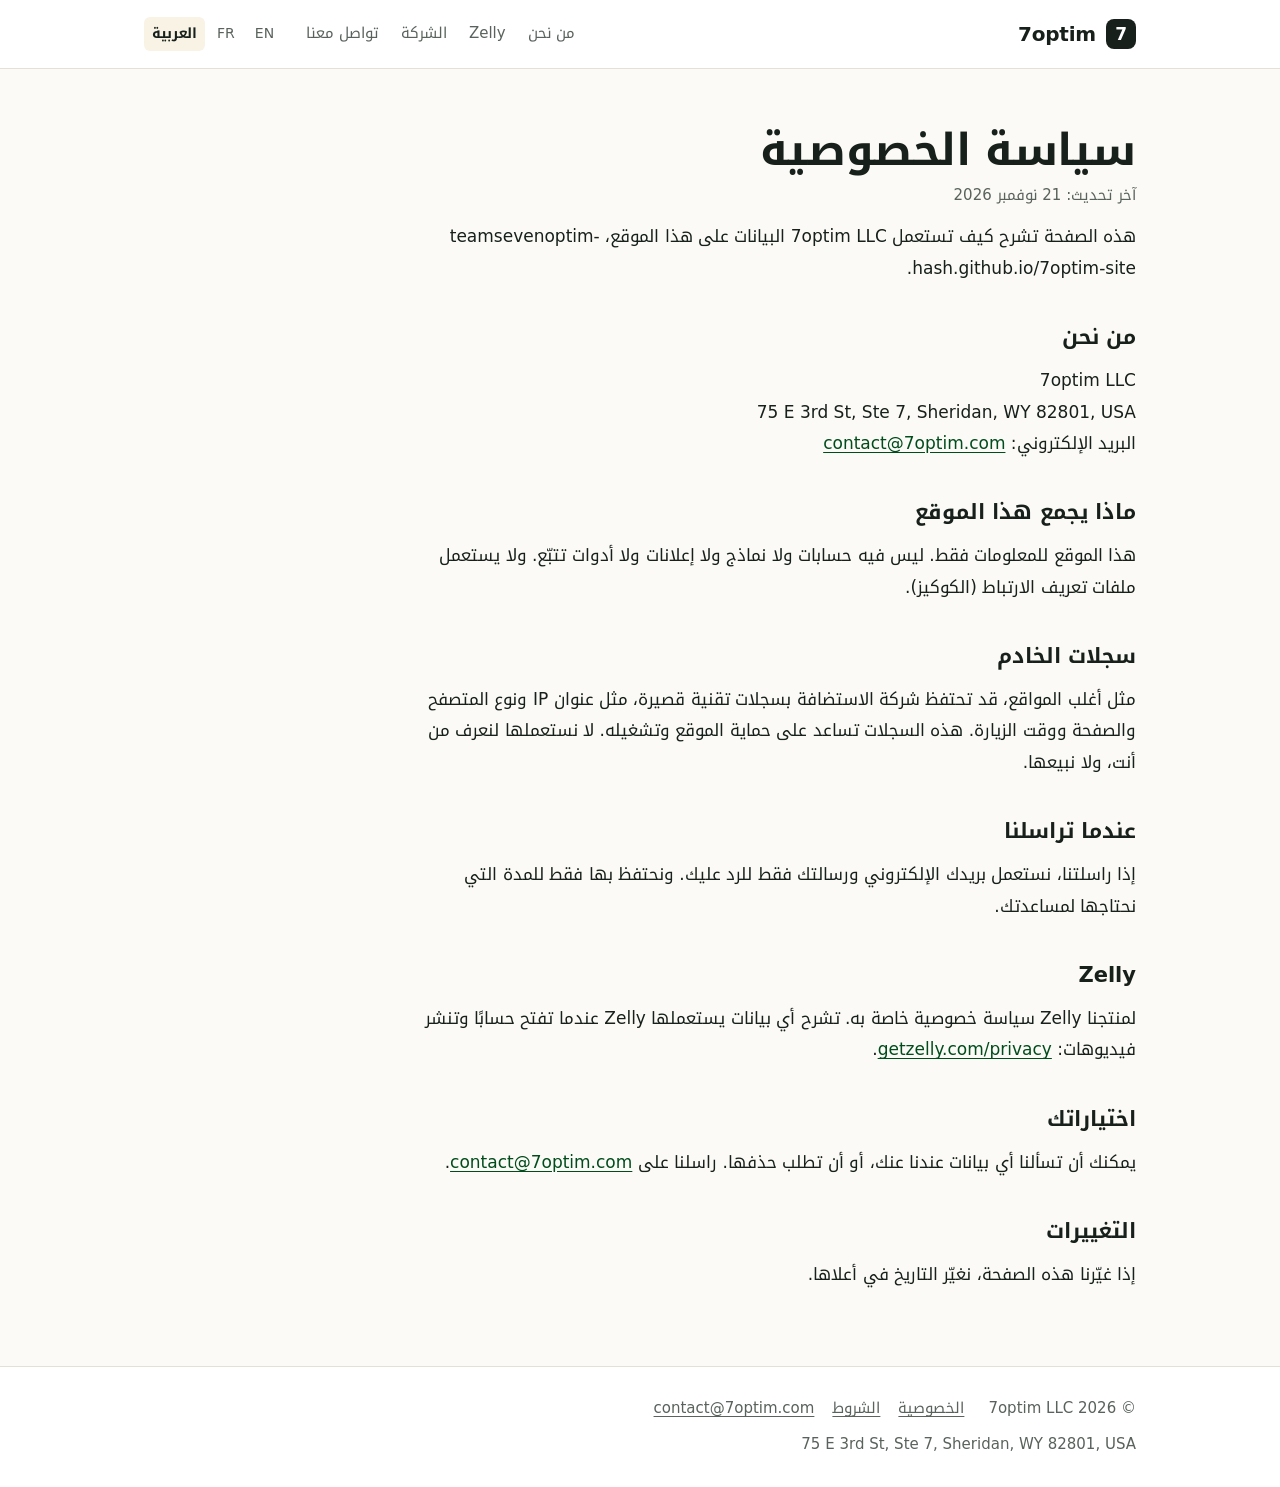
<file: ar/privacy/index.html>
<!doctype html>
<html lang="ar" dir="rtl">
<head>
<meta charset="utf-8">
<meta name="viewport" content="width=device-width, initial-scale=1">
<meta http-equiv="Content-Security-Policy" content="default-src 'none'; style-src 'self'; img-src 'self'; font-src 'self'; base-uri 'none'; form-action 'none'">
<title>سياسة الخصوصية | 7optim LLC</title>
<meta name="description" content="كيف تستعمل 7optim LLC البيانات على teamsevenoptim-hash.github.io/7optim-site.">
<link rel="canonical" href="https://teamsevenoptim-hash.github.io/7optim-site/ar/privacy/">
<link rel="alternate" hreflang="en" href="https://teamsevenoptim-hash.github.io/7optim-site/privacy/">
<link rel="alternate" hreflang="fr" href="https://teamsevenoptim-hash.github.io/7optim-site/fr/privacy/">
<link rel="alternate" hreflang="ar" href="https://teamsevenoptim-hash.github.io/7optim-site/ar/privacy/">
<link rel="alternate" hreflang="x-default" href="https://teamsevenoptim-hash.github.io/7optim-site/privacy/">
<meta property="og:type" content="website">
<meta property="og:site_name" content="7optim LLC">
<meta property="og:title" content="سياسة الخصوصية | 7optim LLC">
<meta property="og:description" content="كيف تستعمل 7optim LLC البيانات على teamsevenoptim-hash.github.io/7optim-site.">
<meta property="og:url" content="https://teamsevenoptim-hash.github.io/7optim-site/ar/privacy/">
<link rel="icon" href="../../assets/favicon.svg" type="image/svg+xml">
<link rel="stylesheet" href="../../assets/site.css">
</head>
<body>
<a class="skip" href="#main">انتقل إلى المحتوى</a>
<header class="top"><div class="wrap">
<a class="brand" href="../../ar/" aria-label="7optim LLC"><span class="brand-mark" aria-hidden="true">7</span><span class="ltr">7optim</span></a>
<nav class="nav" aria-label="الشركة"><a href="../../ar/#about">من نحن</a><a href="../../ar/#zelly">Zelly</a><a href="../../ar/#company">الشركة</a><a href="../../ar/#contact">تواصل معنا</a></nav>
<nav class="langs" aria-label="Language"><a href="../../privacy/" hreflang="en" lang="en">EN</a><a href="../../fr/privacy/" hreflang="fr" lang="fr">FR</a><a href="../../ar/privacy/" hreflang="ar" lang="ar" aria-current="true">العربية</a></nav>
</div></header>
<main id="main">
<article class="legal"><div class="wrap">
<h1>سياسة الخصوصية</h1>
<p class="updated">آخر تحديث: 21 نوفمبر 2026</p>
<p>هذه الصفحة تشرح كيف تستعمل <span class="ltr">7optim LLC</span> البيانات على هذا الموقع، <span class="ltr">teamsevenoptim-hash.github.io/7optim-site</span>.</p>
<h2>من نحن</h2>
<p><span class="ltr">7optim LLC</span><br><span class="ltr">75 E 3rd St, Ste 7, Sheridan, WY 82801, USA</span><br>البريد الإلكتروني: <span class="ltr"><a href="mailto:contact@7optim.com">contact@7optim.com</a></span></p>
<h2>ماذا يجمع هذا الموقع</h2>
<p>هذا الموقع للمعلومات فقط. ليس فيه حسابات ولا نماذج ولا إعلانات ولا أدوات تتبّع. ولا يستعمل ملفات تعريف الارتباط (الكوكيز).</p>
<h2>سجلات الخادم</h2>
<p>مثل أغلب المواقع، قد تحتفظ شركة الاستضافة بسجلات تقنية قصيرة، مثل عنوان IP ونوع المتصفح والصفحة ووقت الزيارة. هذه السجلات تساعد على حماية الموقع وتشغيله. لا نستعملها لنعرف من أنت، ولا نبيعها.</p>
<h2>عندما تراسلنا</h2>
<p>إذا راسلتنا، نستعمل بريدك الإلكتروني ورسالتك فقط للرد عليك. ونحتفظ بها فقط للمدة التي نحتاجها لمساعدتك.</p>
<h2>Zelly</h2>
<p>لمنتجنا Zelly سياسة خصوصية خاصة به. تشرح أي بيانات يستعملها Zelly عندما تفتح حسابًا وتنشر فيديوهات: <a href="https://getzelly.com/privacy" rel="noopener"><span class="ltr">getzelly.com/privacy</span></a>.</p>
<h2>اختياراتك</h2>
<p>يمكنك أن تسألنا أي بيانات عندنا عنك، أو أن تطلب حذفها. راسلنا على <span class="ltr"><a href="mailto:contact@7optim.com">contact@7optim.com</a></span>.</p>
<h2>التغييرات</h2>
<p>إذا غيّرنا هذه الصفحة، نغيّر التاريخ في أعلاها.</p>
</div></article>
</main>
<footer class="foot"><div class="wrap">
<span>© 2026 <span class="ltr">7optim LLC</span></span>
<nav aria-label="Legal"><a href="../../ar/privacy/">الخصوصية</a><a href="../../ar/terms/">الشروط</a><a href="mailto:contact@7optim.com"><span class="ltr">contact@7optim.com</span></a></nav>
<span class="addr"><span class="ltr">75 E 3rd St, Ste 7, Sheridan, WY 82801, USA</span></span>
</div></footer>
</body>
</html>
</file>
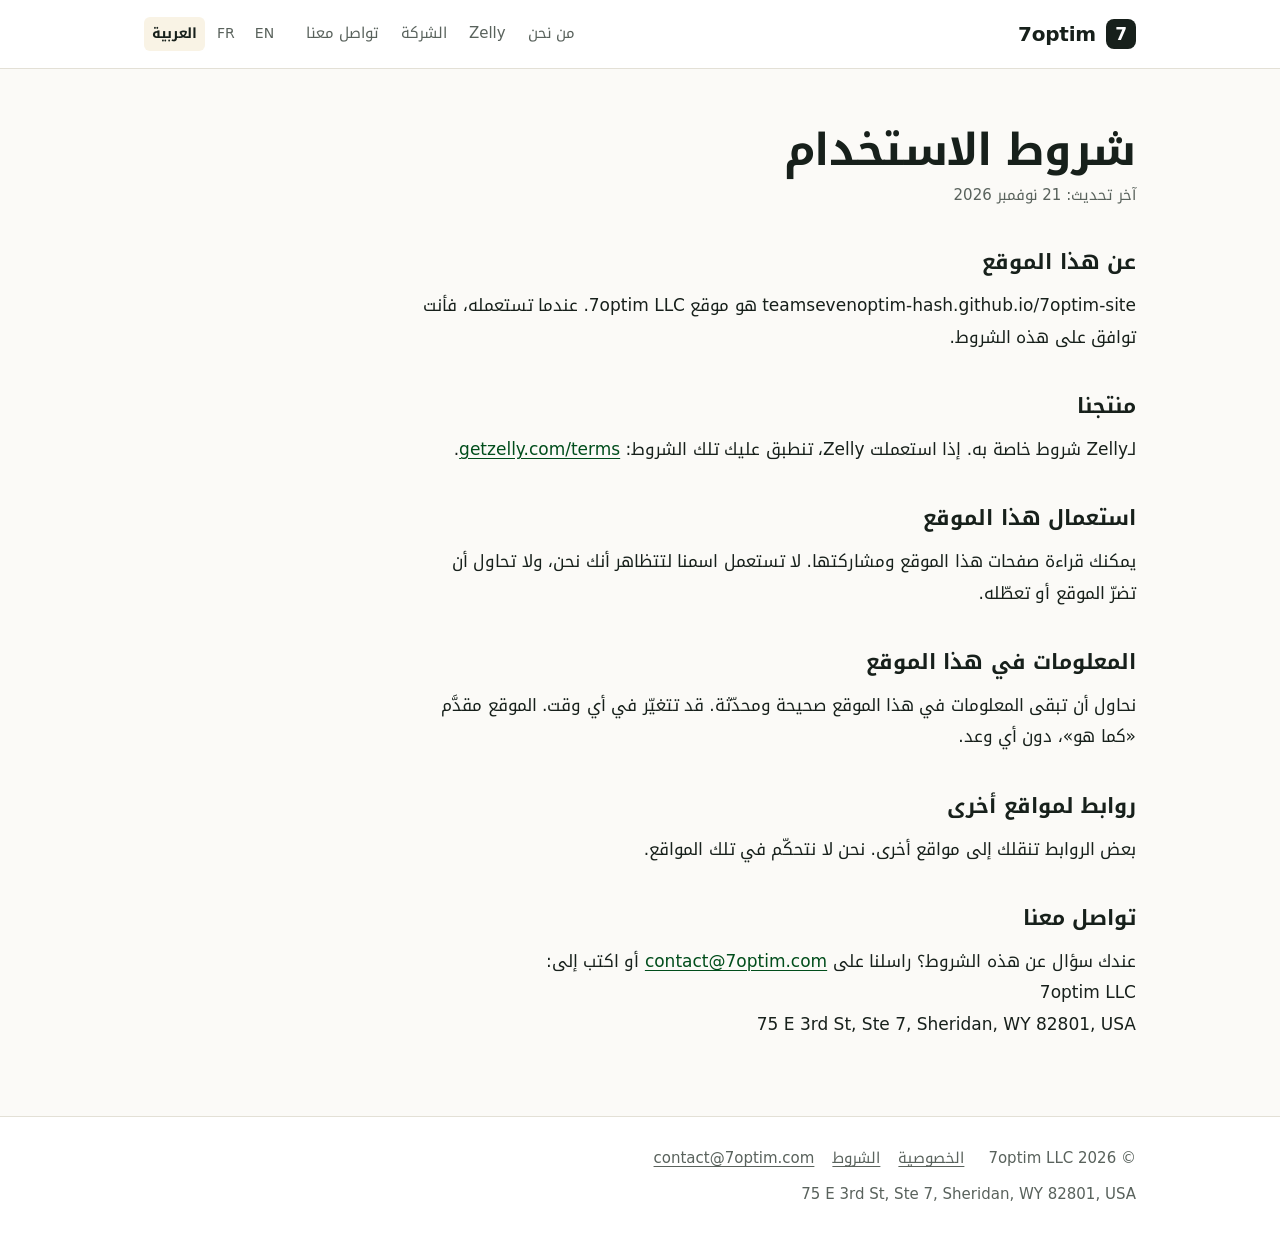
<file: ar/terms/index.html>
<!doctype html>
<html lang="ar" dir="rtl">
<head>
<meta charset="utf-8">
<meta name="viewport" content="width=device-width, initial-scale=1">
<meta http-equiv="Content-Security-Policy" content="default-src 'none'; style-src 'self'; img-src 'self'; font-src 'self'; base-uri 'none'; form-action 'none'">
<title>شروط الاستخدام | 7optim LLC</title>
<meta name="description" content="قواعد استعمال teamsevenoptim-hash.github.io/7optim-site.">
<link rel="canonical" href="https://teamsevenoptim-hash.github.io/7optim-site/ar/terms/">
<link rel="alternate" hreflang="en" href="https://teamsevenoptim-hash.github.io/7optim-site/terms/">
<link rel="alternate" hreflang="fr" href="https://teamsevenoptim-hash.github.io/7optim-site/fr/terms/">
<link rel="alternate" hreflang="ar" href="https://teamsevenoptim-hash.github.io/7optim-site/ar/terms/">
<link rel="alternate" hreflang="x-default" href="https://teamsevenoptim-hash.github.io/7optim-site/terms/">
<meta property="og:type" content="website">
<meta property="og:site_name" content="7optim LLC">
<meta property="og:title" content="شروط الاستخدام | 7optim LLC">
<meta property="og:description" content="قواعد استعمال teamsevenoptim-hash.github.io/7optim-site.">
<meta property="og:url" content="https://teamsevenoptim-hash.github.io/7optim-site/ar/terms/">
<link rel="icon" href="../../assets/favicon.svg" type="image/svg+xml">
<link rel="stylesheet" href="../../assets/site.css">
</head>
<body>
<a class="skip" href="#main">انتقل إلى المحتوى</a>
<header class="top"><div class="wrap">
<a class="brand" href="../../ar/" aria-label="7optim LLC"><span class="brand-mark" aria-hidden="true">7</span><span class="ltr">7optim</span></a>
<nav class="nav" aria-label="الشركة"><a href="../../ar/#about">من نحن</a><a href="../../ar/#zelly">Zelly</a><a href="../../ar/#company">الشركة</a><a href="../../ar/#contact">تواصل معنا</a></nav>
<nav class="langs" aria-label="Language"><a href="../../terms/" hreflang="en" lang="en">EN</a><a href="../../fr/terms/" hreflang="fr" lang="fr">FR</a><a href="../../ar/terms/" hreflang="ar" lang="ar" aria-current="true">العربية</a></nav>
</div></header>
<main id="main">
<article class="legal"><div class="wrap">
<h1>شروط الاستخدام</h1>
<p class="updated">آخر تحديث: 21 نوفمبر 2026</p>
<h2>عن هذا الموقع</h2>
<p><span class="ltr">teamsevenoptim-hash.github.io/7optim-site</span> هو موقع <span class="ltr">7optim LLC</span>. عندما تستعمله، فأنت توافق على هذه الشروط.</p>
<h2>منتجنا</h2>
<p>لـZelly شروط خاصة به. إذا استعملت Zelly، تنطبق عليك تلك الشروط: <a href="https://getzelly.com/terms" rel="noopener"><span class="ltr">getzelly.com/terms</span></a>.</p>
<h2>استعمال هذا الموقع</h2>
<p>يمكنك قراءة صفحات هذا الموقع ومشاركتها. لا تستعمل اسمنا لتتظاهر أنك نحن، ولا تحاول أن تضرّ الموقع أو تعطّله.</p>
<h2>المعلومات في هذا الموقع</h2>
<p>نحاول أن تبقى المعلومات في هذا الموقع صحيحة ومحدّثة. قد تتغيّر في أي وقت. الموقع مقدَّم «كما هو»، دون أي وعد.</p>
<h2>روابط لمواقع أخرى</h2>
<p>بعض الروابط تنقلك إلى مواقع أخرى. نحن لا نتحكّم في تلك المواقع.</p>
<h2>تواصل معنا</h2>
<p>عندك سؤال عن هذه الشروط؟ راسلنا على <span class="ltr"><a href="mailto:contact@7optim.com">contact@7optim.com</a></span> أو اكتب إلى:<br><span class="ltr">7optim LLC</span><br><span class="ltr">75 E 3rd St, Ste 7, Sheridan, WY 82801, USA</span></p>
</div></article>
</main>
<footer class="foot"><div class="wrap">
<span>© 2026 <span class="ltr">7optim LLC</span></span>
<nav aria-label="Legal"><a href="../../ar/privacy/">الخصوصية</a><a href="../../ar/terms/">الشروط</a><a href="mailto:contact@7optim.com"><span class="ltr">contact@7optim.com</span></a></nav>
<span class="addr"><span class="ltr">75 E 3rd St, Ste 7, Sheridan, WY 82801, USA</span></span>
</div></footer>
</body>
</html>
</file>
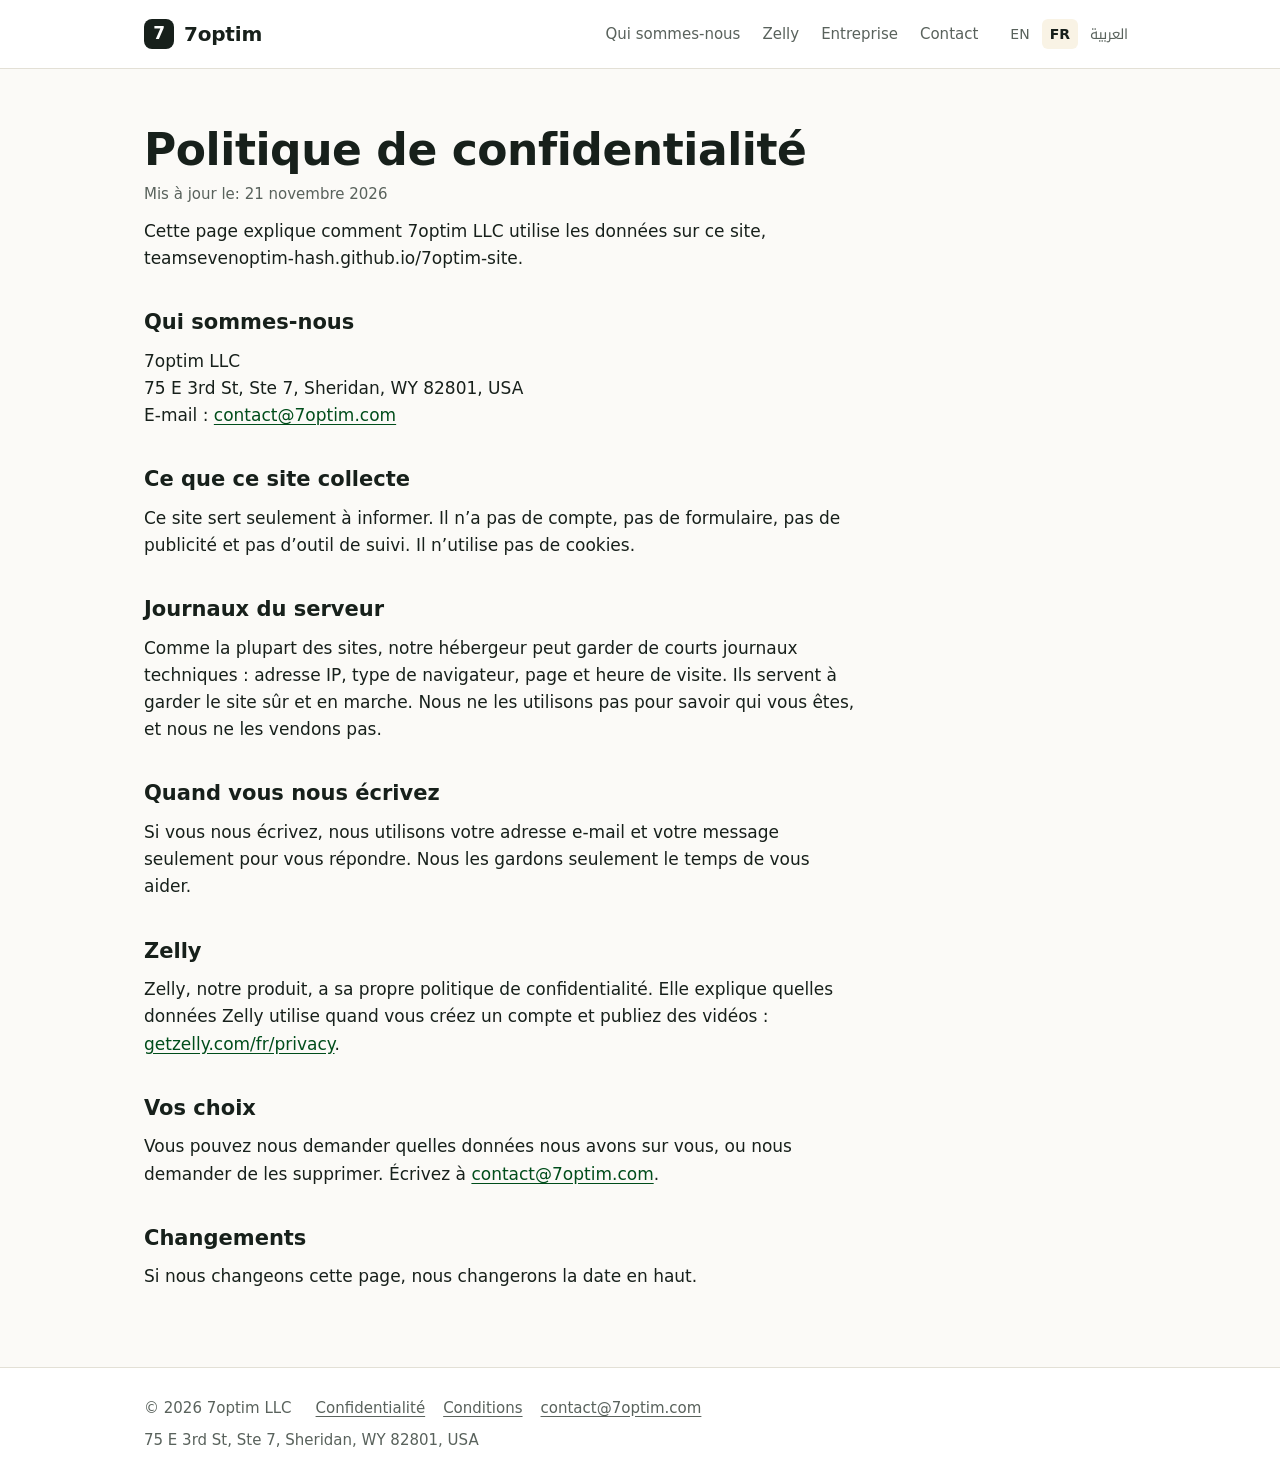
<file: fr/privacy/index.html>
<!doctype html>
<html lang="fr" dir="ltr">
<head>
<meta charset="utf-8">
<meta name="viewport" content="width=device-width, initial-scale=1">
<meta http-equiv="Content-Security-Policy" content="default-src 'none'; style-src 'self'; img-src 'self'; font-src 'self'; base-uri 'none'; form-action 'none'">
<title>Politique de confidentialité | 7optim LLC</title>
<meta name="description" content="Comment 7optim LLC utilise les données sur teamsevenoptim-hash.github.io/7optim-site.">
<link rel="canonical" href="https://teamsevenoptim-hash.github.io/7optim-site/fr/privacy/">
<link rel="alternate" hreflang="en" href="https://teamsevenoptim-hash.github.io/7optim-site/privacy/">
<link rel="alternate" hreflang="fr" href="https://teamsevenoptim-hash.github.io/7optim-site/fr/privacy/">
<link rel="alternate" hreflang="ar" href="https://teamsevenoptim-hash.github.io/7optim-site/ar/privacy/">
<link rel="alternate" hreflang="x-default" href="https://teamsevenoptim-hash.github.io/7optim-site/privacy/">
<meta property="og:type" content="website">
<meta property="og:site_name" content="7optim LLC">
<meta property="og:title" content="Politique de confidentialité | 7optim LLC">
<meta property="og:description" content="Comment 7optim LLC utilise les données sur teamsevenoptim-hash.github.io/7optim-site.">
<meta property="og:url" content="https://teamsevenoptim-hash.github.io/7optim-site/fr/privacy/">
<link rel="icon" href="../../assets/favicon.svg" type="image/svg+xml">
<link rel="stylesheet" href="../../assets/site.css">
</head>
<body>
<a class="skip" href="#main">Aller au contenu</a>
<header class="top"><div class="wrap">
<a class="brand" href="../../fr/" aria-label="7optim LLC"><span class="brand-mark" aria-hidden="true">7</span><span class="ltr">7optim</span></a>
<nav class="nav" aria-label="Entreprise"><a href="../../fr/#about">Qui sommes-nous</a><a href="../../fr/#zelly">Zelly</a><a href="../../fr/#company">Entreprise</a><a href="../../fr/#contact">Contact</a></nav>
<nav class="langs" aria-label="Language"><a href="../../privacy/" hreflang="en" lang="en">EN</a><a href="../../fr/privacy/" hreflang="fr" lang="fr" aria-current="true">FR</a><a href="../../ar/privacy/" hreflang="ar" lang="ar">العربية</a></nav>
</div></header>
<main id="main">
<article class="legal"><div class="wrap">
<h1>Politique de confidentialité</h1>
<p class="updated">Mis à jour le: 21 novembre 2026</p>
<p>Cette page explique comment 7optim LLC utilise les données sur ce site, teamsevenoptim-hash.github.io/7optim-site.</p>
<h2>Qui sommes-nous</h2>
<p>7optim LLC<br>75 E 3rd St, Ste 7, Sheridan, WY 82801, USA<br>E-mail : <a href="mailto:contact@7optim.com">contact@7optim.com</a></p>
<h2>Ce que ce site collecte</h2>
<p>Ce site sert seulement à informer. Il n’a pas de compte, pas de formulaire, pas de publicité et pas d’outil de suivi. Il n’utilise pas de cookies.</p>
<h2>Journaux du serveur</h2>
<p>Comme la plupart des sites, notre hébergeur peut garder de courts journaux techniques : adresse IP, type de navigateur, page et heure de visite. Ils servent à garder le site sûr et en marche. Nous ne les utilisons pas pour savoir qui vous êtes, et nous ne les vendons pas.</p>
<h2>Quand vous nous écrivez</h2>
<p>Si vous nous écrivez, nous utilisons votre adresse e-mail et votre message seulement pour vous répondre. Nous les gardons seulement le temps de vous aider.</p>
<h2>Zelly</h2>
<p>Zelly, notre produit, a sa propre politique de confidentialité. Elle explique quelles données Zelly utilise quand vous créez un compte et publiez des vidéos : <a href="https://getzelly.com/fr/privacy" rel="noopener">getzelly.com/fr/privacy</a>.</p>
<h2>Vos choix</h2>
<p>Vous pouvez nous demander quelles données nous avons sur vous, ou nous demander de les supprimer. Écrivez à <a href="mailto:contact@7optim.com">contact@7optim.com</a>.</p>
<h2>Changements</h2>
<p>Si nous changeons cette page, nous changerons la date en haut.</p>
</div></article>
</main>
<footer class="foot"><div class="wrap">
<span>© 2026 <span class="ltr">7optim LLC</span></span>
<nav aria-label="Legal"><a href="../../fr/privacy/">Confidentialité</a><a href="../../fr/terms/">Conditions</a><a href="mailto:contact@7optim.com"><span class="ltr">contact@7optim.com</span></a></nav>
<span class="addr"><span class="ltr">75 E 3rd St, Ste 7, Sheridan, WY 82801, USA</span></span>
</div></footer>
</body>
</html>
</file>
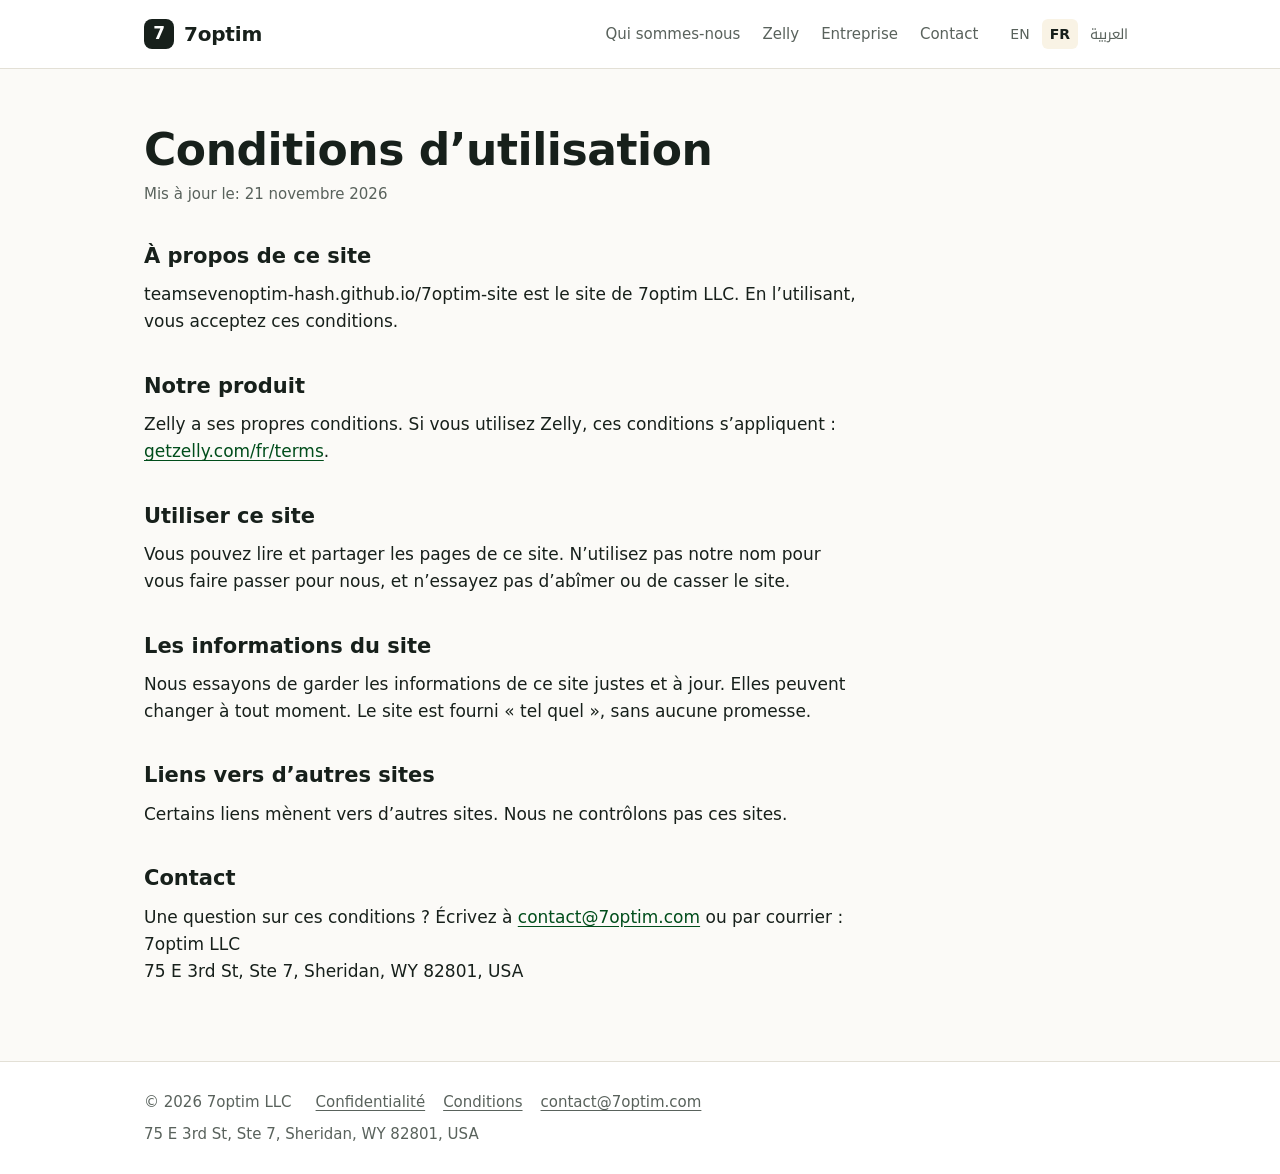
<file: fr/terms/index.html>
<!doctype html>
<html lang="fr" dir="ltr">
<head>
<meta charset="utf-8">
<meta name="viewport" content="width=device-width, initial-scale=1">
<meta http-equiv="Content-Security-Policy" content="default-src 'none'; style-src 'self'; img-src 'self'; font-src 'self'; base-uri 'none'; form-action 'none'">
<title>Conditions d’utilisation | 7optim LLC</title>
<meta name="description" content="Les règles pour utiliser teamsevenoptim-hash.github.io/7optim-site.">
<link rel="canonical" href="https://teamsevenoptim-hash.github.io/7optim-site/fr/terms/">
<link rel="alternate" hreflang="en" href="https://teamsevenoptim-hash.github.io/7optim-site/terms/">
<link rel="alternate" hreflang="fr" href="https://teamsevenoptim-hash.github.io/7optim-site/fr/terms/">
<link rel="alternate" hreflang="ar" href="https://teamsevenoptim-hash.github.io/7optim-site/ar/terms/">
<link rel="alternate" hreflang="x-default" href="https://teamsevenoptim-hash.github.io/7optim-site/terms/">
<meta property="og:type" content="website">
<meta property="og:site_name" content="7optim LLC">
<meta property="og:title" content="Conditions d’utilisation | 7optim LLC">
<meta property="og:description" content="Les règles pour utiliser teamsevenoptim-hash.github.io/7optim-site.">
<meta property="og:url" content="https://teamsevenoptim-hash.github.io/7optim-site/fr/terms/">
<link rel="icon" href="../../assets/favicon.svg" type="image/svg+xml">
<link rel="stylesheet" href="../../assets/site.css">
</head>
<body>
<a class="skip" href="#main">Aller au contenu</a>
<header class="top"><div class="wrap">
<a class="brand" href="../../fr/" aria-label="7optim LLC"><span class="brand-mark" aria-hidden="true">7</span><span class="ltr">7optim</span></a>
<nav class="nav" aria-label="Entreprise"><a href="../../fr/#about">Qui sommes-nous</a><a href="../../fr/#zelly">Zelly</a><a href="../../fr/#company">Entreprise</a><a href="../../fr/#contact">Contact</a></nav>
<nav class="langs" aria-label="Language"><a href="../../terms/" hreflang="en" lang="en">EN</a><a href="../../fr/terms/" hreflang="fr" lang="fr" aria-current="true">FR</a><a href="../../ar/terms/" hreflang="ar" lang="ar">العربية</a></nav>
</div></header>
<main id="main">
<article class="legal"><div class="wrap">
<h1>Conditions d’utilisation</h1>
<p class="updated">Mis à jour le: 21 novembre 2026</p>
<h2>À propos de ce site</h2>
<p>teamsevenoptim-hash.github.io/7optim-site est le site de 7optim LLC. En l’utilisant, vous acceptez ces conditions.</p>
<h2>Notre produit</h2>
<p>Zelly a ses propres conditions. Si vous utilisez Zelly, ces conditions s’appliquent : <a href="https://getzelly.com/fr/terms" rel="noopener">getzelly.com/fr/terms</a>.</p>
<h2>Utiliser ce site</h2>
<p>Vous pouvez lire et partager les pages de ce site. N’utilisez pas notre nom pour vous faire passer pour nous, et n’essayez pas d’abîmer ou de casser le site.</p>
<h2>Les informations du site</h2>
<p>Nous essayons de garder les informations de ce site justes et à jour. Elles peuvent changer à tout moment. Le site est fourni « tel quel », sans aucune promesse.</p>
<h2>Liens vers d’autres sites</h2>
<p>Certains liens mènent vers d’autres sites. Nous ne contrôlons pas ces sites.</p>
<h2>Contact</h2>
<p>Une question sur ces conditions ? Écrivez à <a href="mailto:contact@7optim.com">contact@7optim.com</a> ou par courrier :<br>7optim LLC<br>75 E 3rd St, Ste 7, Sheridan, WY 82801, USA</p>
</div></article>
</main>
<footer class="foot"><div class="wrap">
<span>© 2026 <span class="ltr">7optim LLC</span></span>
<nav aria-label="Legal"><a href="../../fr/privacy/">Confidentialité</a><a href="../../fr/terms/">Conditions</a><a href="mailto:contact@7optim.com"><span class="ltr">contact@7optim.com</span></a></nav>
<span class="addr"><span class="ltr">75 E 3rd St, Ste 7, Sheridan, WY 82801, USA</span></span>
</div></footer>
</body>
</html>
</file>
<file: assets/site.css>
/* 7optim LLC company site. Calm, neutral, no JavaScript. */
@font-face {
  font-family: "Kufi";
  src: url("noto-kufi-arabic.woff2") format("woff2");
  font-weight: 100 900;
  font-display: swap;
  unicode-range: U+0600-06FF, U+0750-077F, U+08A0-08FF, U+FB50-FDFF, U+FE70-FEFF;
}

:root {
  --bg: #fbfaf7;
  --surface: #ffffff;
  --cream: #f9f3e5;
  --ink: #17201b;
  --muted: #59625c;
  --line: #e3e0d6;
  --green: #004d1b;
  --green-hover: #00381a;
  --radius: 14px;
  --wrap: 1040px;
  --font: "Kufi", ui-sans-serif, system-ui, -apple-system, "Segoe UI", Roboto, "Helvetica Neue", Arial, sans-serif;
}

*, *::before, *::after { box-sizing: border-box; }
html { -webkit-text-size-adjust: 100%; text-size-adjust: 100%; }
body {
  margin: 0;
  background: var(--bg);
  color: var(--ink);
  font-family: var(--font);
  font-size: 17px;
  line-height: 1.6;
}
[lang="ar"] body { line-height: 1.85; }
img { max-width: 100%; display: block; }
a { color: var(--green); text-underline-offset: 3px; }
a:hover { color: var(--green-hover); }
:focus-visible { outline: 3px solid var(--green); outline-offset: 3px; border-radius: 4px; }

.wrap { max-width: var(--wrap); margin: 0 auto; padding-inline: 24px; }
.skip { position: absolute; inset-inline-start: -999px; top: 8px; background: var(--surface); padding: 8px 12px; z-index: 10; }
.skip:focus { inset-inline-start: 8px; }

/* Header */
.top { border-bottom: 1px solid var(--line); background: var(--surface); }
.top .wrap { display: flex; align-items: center; gap: 24px; min-height: 68px; }
.brand { display: inline-flex; align-items: center; gap: 10px; color: var(--ink); text-decoration: none; font-weight: 800; font-size: 20px; letter-spacing: -0.01em; }
.brand-mark { width: 30px; height: 30px; border-radius: 8px; background: var(--ink); color: #fff; display: grid; place-items: center; font-size: 17px; font-weight: 800; }
.nav { display: flex; gap: 22px; margin-inline-start: auto; }
.nav a { color: var(--muted); text-decoration: none; font-size: 15px; }
.nav a:hover { color: var(--ink); }
.langs { display: flex; gap: 4px; }
.langs a { color: var(--muted); text-decoration: none; font-size: 14px; padding: 4px 8px; border-radius: 6px; }
.langs a[aria-current="true"] { color: var(--ink); background: var(--cream); font-weight: 700; }

/* Hero */
.hero { padding-block: 72px 56px; }
.eyebrow { margin: 0 0 10px; color: var(--muted); font-size: 15px; font-weight: 600; letter-spacing: 0.02em; }
.hero h1 { margin: 0; font-size: clamp(40px, 7vw, 64px); line-height: 1.05; letter-spacing: -0.02em; font-weight: 800; }
.lead { margin: 18px 0 0; max-width: 34em; font-size: clamp(19px, 2.4vw, 22px); color: var(--ink); }
.actions { display: flex; flex-wrap: wrap; gap: 12px; margin-top: 30px; }
.btn { display: inline-flex; align-items: center; justify-content: center; min-height: 48px; padding: 0 22px; border-radius: 10px; font-weight: 700; font-size: 16px; text-decoration: none; border: 1px solid var(--green); }
.btn-main { background: var(--green); color: #fff; }
.btn-main:hover { background: var(--green-hover); color: #fff; }
.btn-line { background: transparent; color: var(--green); }
.btn-line:hover { background: var(--cream); }

/* Sections */
.section { padding-block: 56px; border-top: 1px solid var(--line); }
.section h2 { margin: 0 0 18px; font-size: clamp(26px, 3.4vw, 32px); line-height: 1.2; letter-spacing: -0.01em; }
.section p { margin: 0 0 14px; max-width: 40em; }
.cols { display: grid; gap: 40px; }
@media (min-width: 860px) { .cols { grid-template-columns: 1fr 1fr; align-items: start; } }

/* Product card */
.product { background: var(--cream); border-radius: var(--radius); padding: clamp(24px, 4vw, 40px); display: grid; gap: 22px; }
.product-head { display: flex; align-items: center; gap: 14px; }
.product-head img { width: 52px; height: 52px; }
.product-name { margin: 0; font-size: 26px; font-weight: 800; line-height: 1.1; }
.product-url { margin: 2px 0 0; color: var(--muted); font-size: 15px; }
.product-line { margin: 0; font-size: clamp(20px, 2.6vw, 24px); font-weight: 700; line-height: 1.4; max-width: 30em; }
.points { list-style: none; margin: 0; padding: 0; display: grid; gap: 10px; }
@media (min-width: 700px) { .points { grid-template-columns: repeat(3, 1fr); } }
.points li { background: var(--surface); border-radius: 10px; padding: 14px 16px; font-weight: 600; font-size: 16px; }

/* Company details */
.facts { margin: 0; display: grid; gap: 0; background: var(--surface); border: 1px solid var(--line); border-radius: var(--radius); }
.facts div { display: grid; gap: 2px; padding: 14px 20px; border-top: 1px solid var(--line); }
.facts div:first-child { border-top: 0; }
@media (min-width: 560px) { .facts div { grid-template-columns: 180px 1fr; gap: 16px; } }
.facts dt { color: var(--muted); font-size: 15px; }
.facts dd { margin: 0; font-weight: 600; }

/* Contact */
.mail { display: inline-block; font-size: clamp(20px, 3vw, 26px); font-weight: 700; margin: 4px 0 18px; word-break: break-word; }
address { font-style: normal; color: var(--muted); }

/* Legal pages */
.legal { padding-block: 56px 40px; }
.legal h1 { margin: 0 0 6px; font-size: clamp(32px, 5vw, 44px); line-height: 1.15; letter-spacing: -0.01em; }
.updated { color: var(--muted); margin: 0 0 30px; font-size: 15px; }
.legal h2 { margin: 34px 0 8px; font-size: 21px; }
.legal p { margin: 0 0 12px; max-width: 42em; }

/* Footer */
.foot { border-top: 1px solid var(--line); background: var(--surface); padding-block: 28px; margin-top: 24px; font-size: 15px; color: var(--muted); }
.foot .wrap { display: flex; flex-wrap: wrap; gap: 8px 24px; align-items: center; }
.foot nav { display: flex; gap: 18px; }
.foot a { color: var(--muted); }
.foot a:hover { color: var(--ink); }
.foot .addr { flex-basis: 100%; }

.ltr { direction: ltr; unicode-bidi: isolate; }
[dir="rtl"] address.ltr { text-align: right; }

@media (max-width: 640px) {
  .top .wrap { gap: 12px; padding-inline: 16px; }
  .wrap { padding-inline: 16px; }
  .nav { display: none; }
  .langs { margin-inline-start: auto; }
  .hero { padding-block: 48px 40px; }
  .section { padding-block: 44px; }
  .btn { flex: 1 1 100%; }
}
</file>
